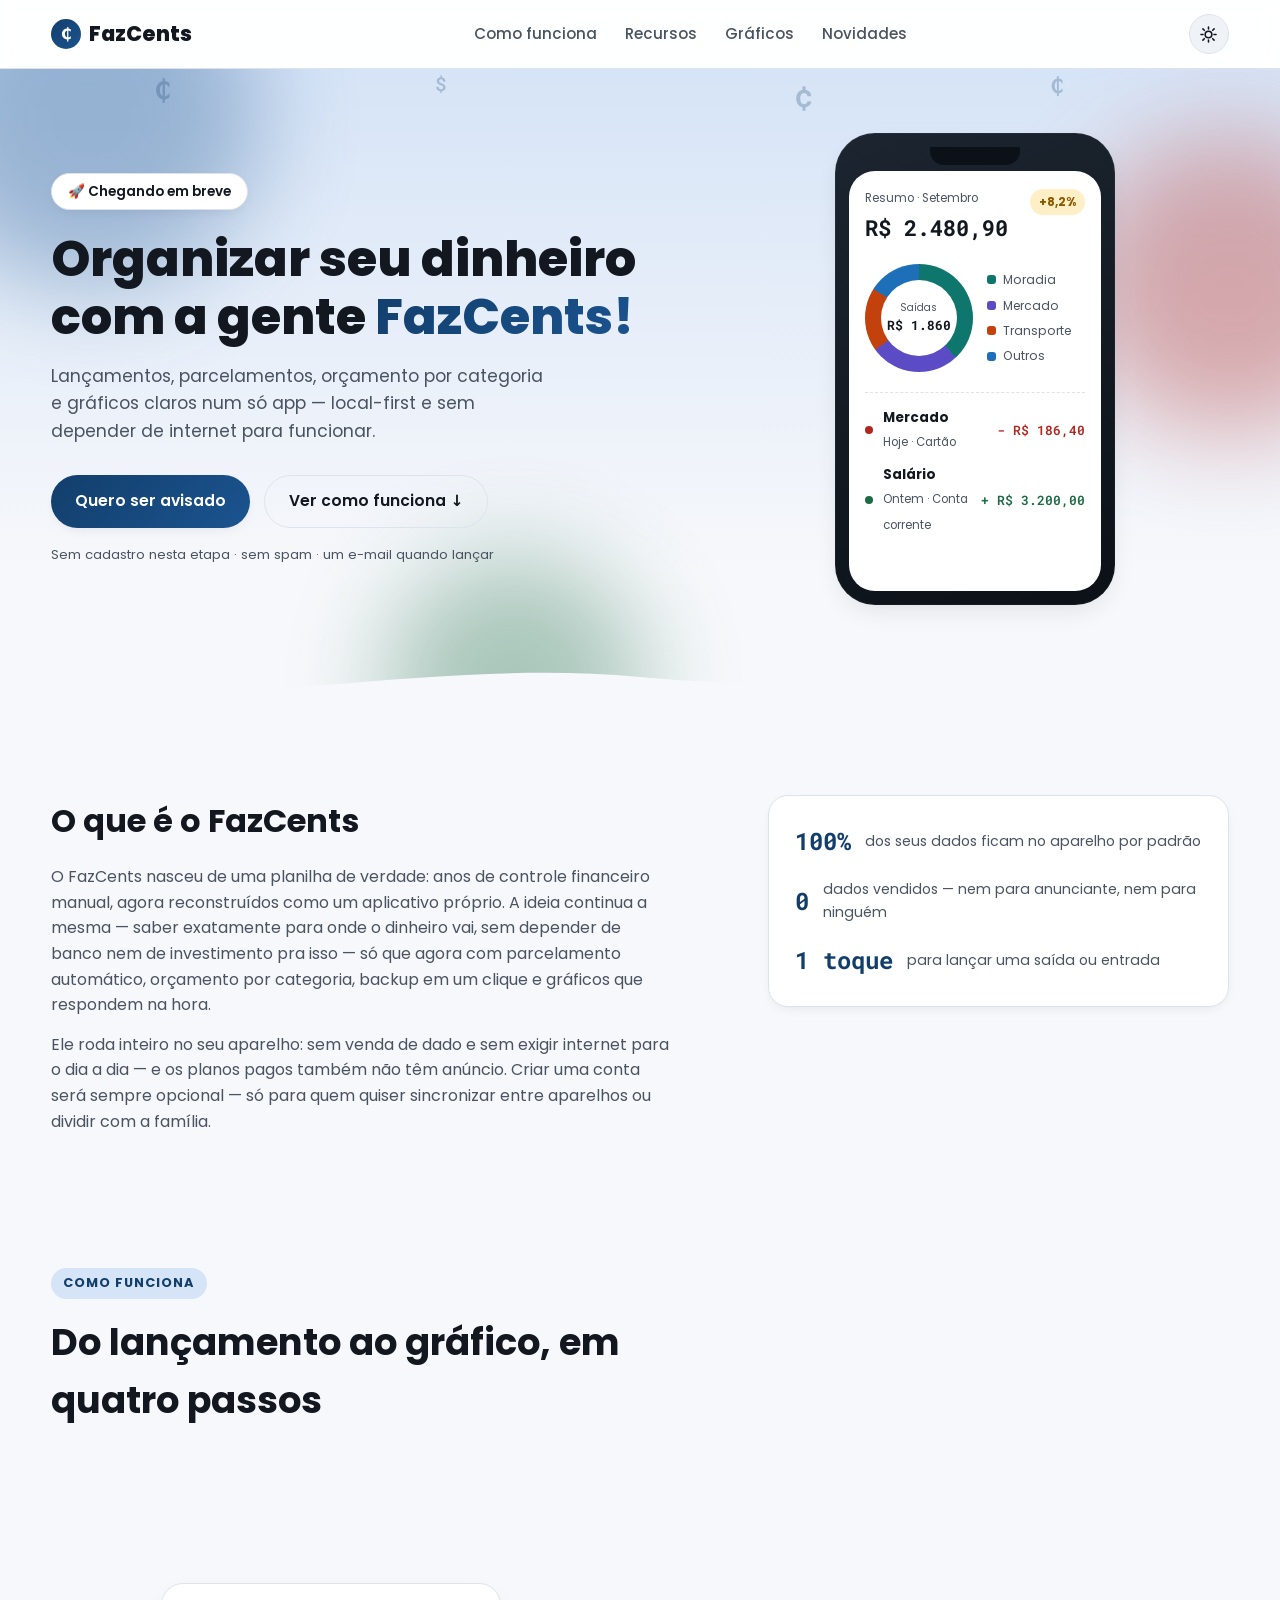
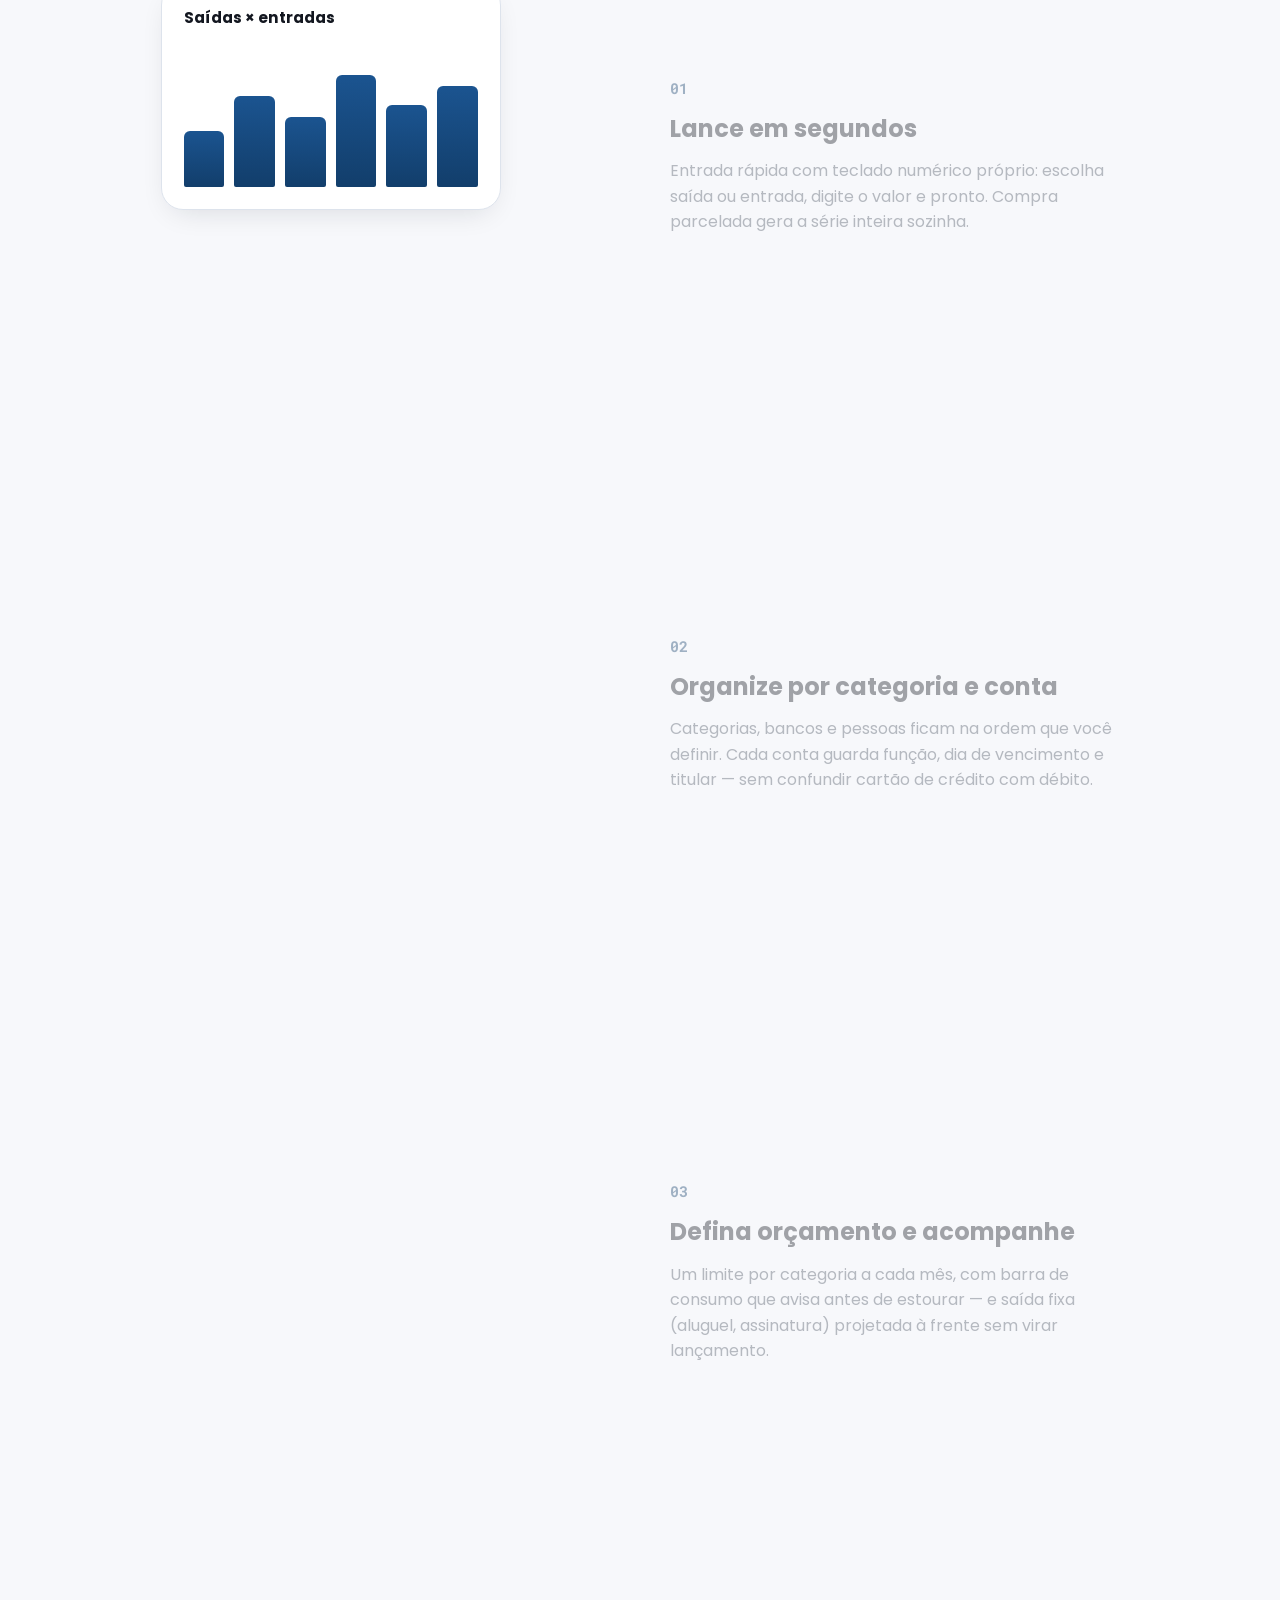
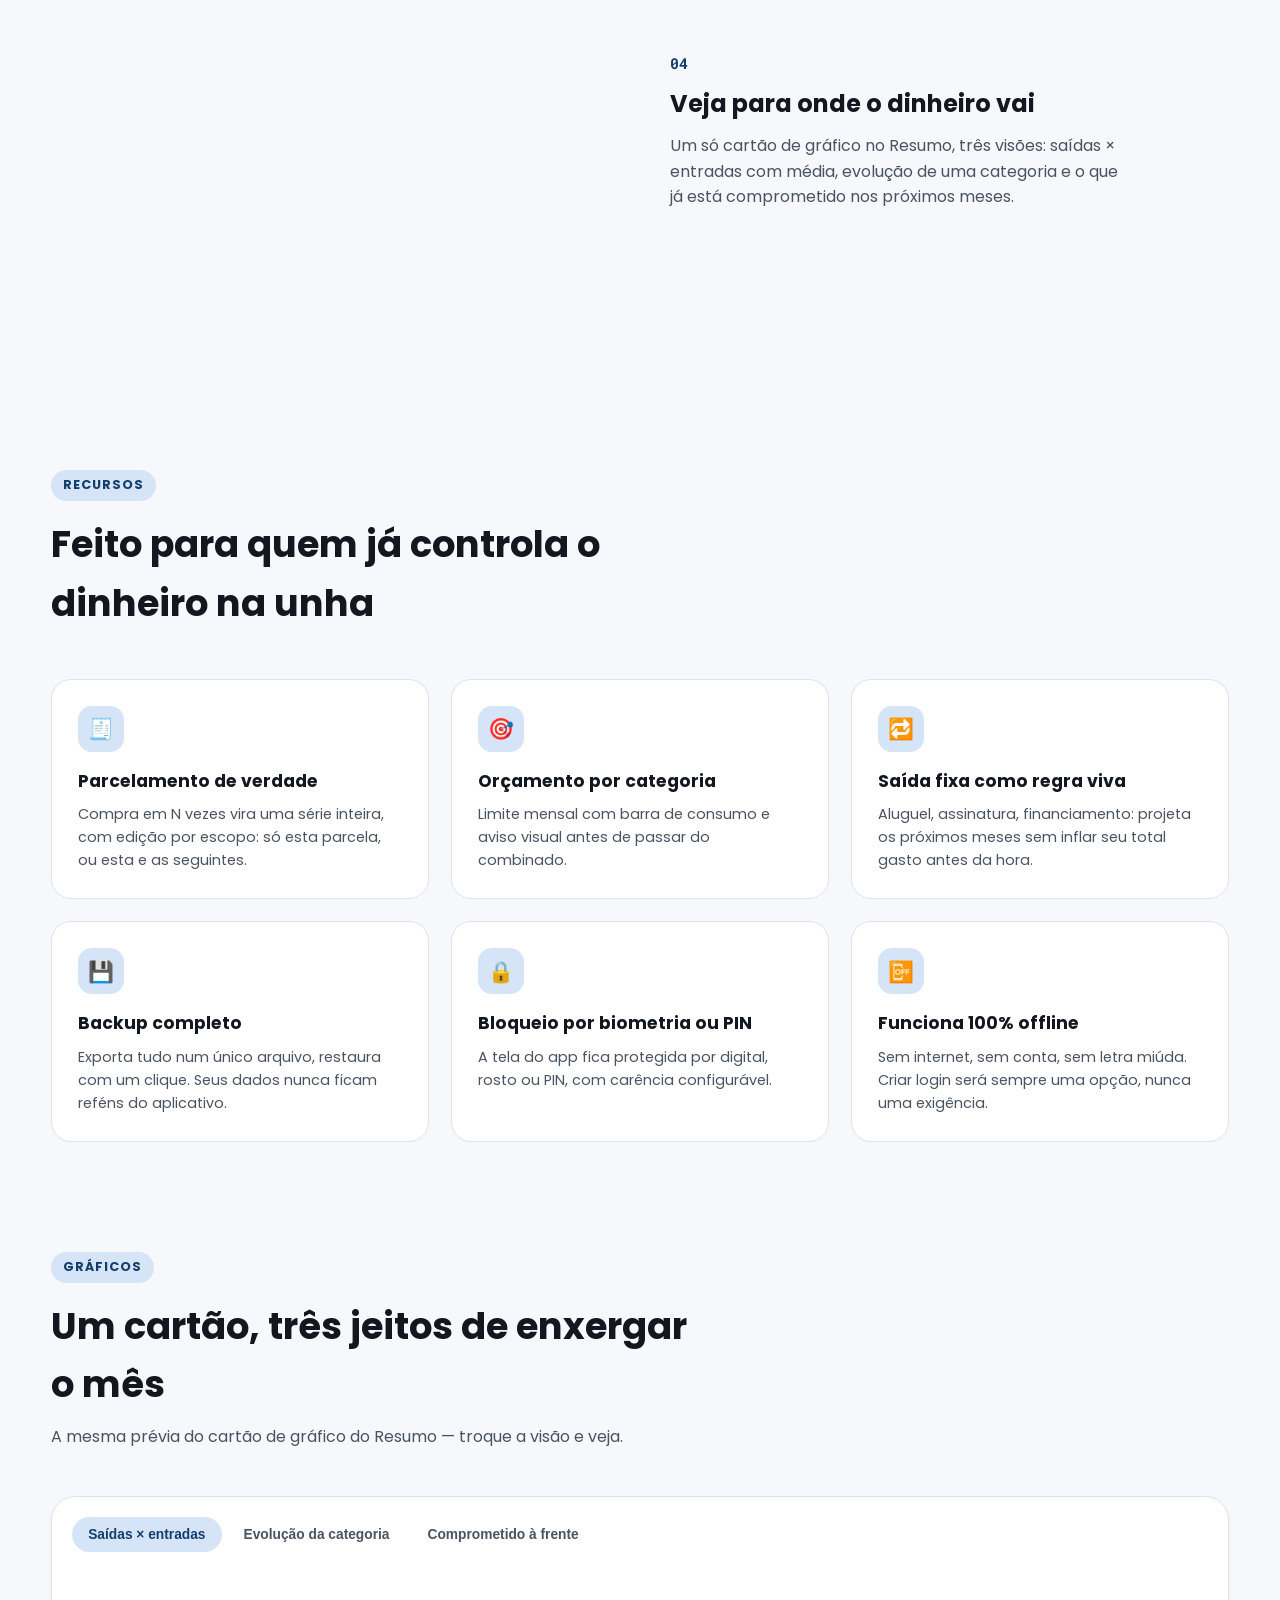
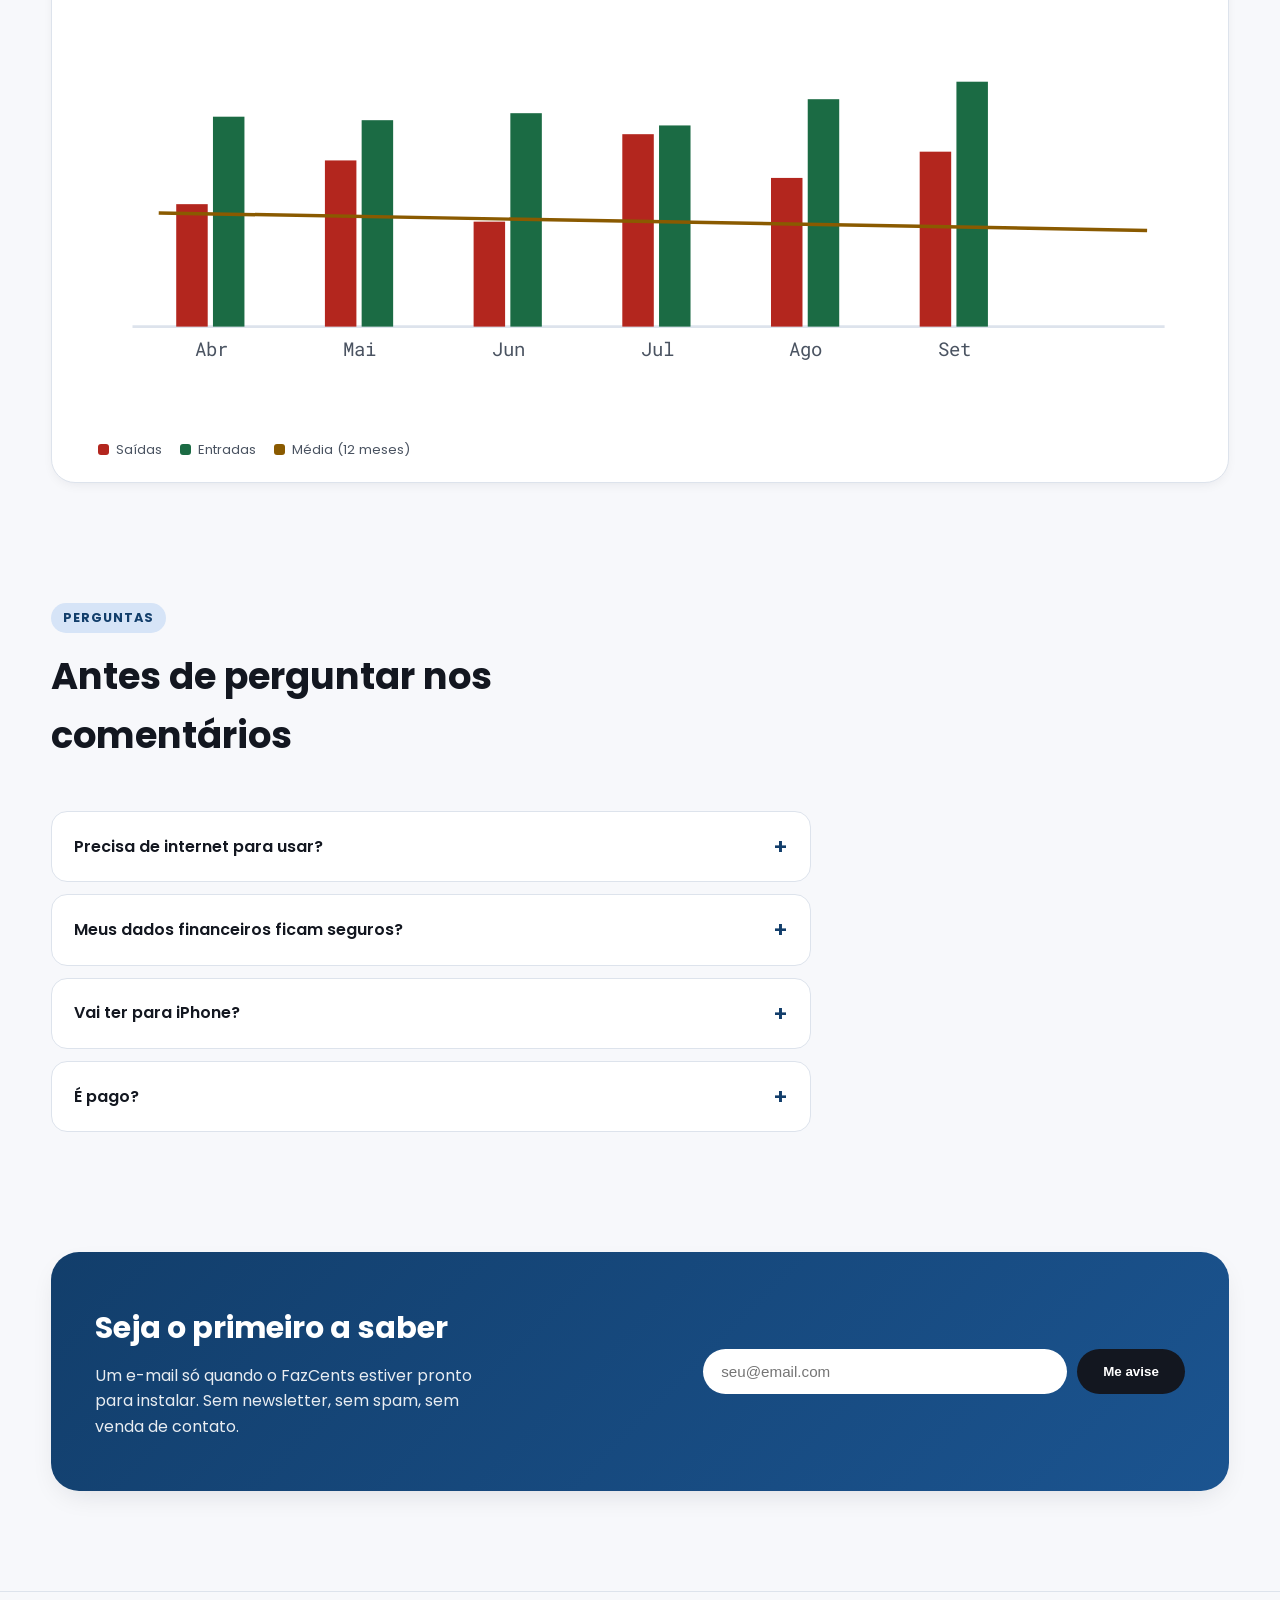
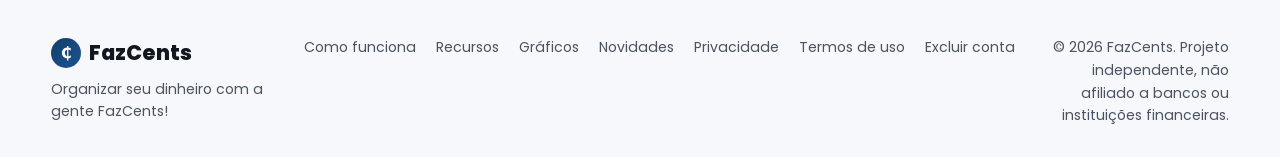
<file: index.html>
<!DOCTYPE html>
<html lang="pt-BR">
<head>
<meta charset="UTF-8">
<meta name="viewport" content="width=device-width, initial-scale=1.0">
<title>FazCents — Organizar seu dinheiro com a gente FazCents!</title>
<meta name="description" content="FazCents: o app de controle financeiro pessoal que junta lançamentos, parcelamentos, orçamento e gráficos num só lugar, sem depender de internet. Em breve.">
<link rel="icon" href="data:image/svg+xml,%3Csvg xmlns='http://www.w3.org/2000/svg' viewBox='0 0 100 100'%3E%3Ctext y='.9em' font-size='90'%3E%F0%9F%AA%99%3C/text%3E%3C/svg%3E">
<link rel="preconnect" href="https://fonts.googleapis.com">
<link rel="preconnect" href="https://fonts.gstatic.com" crossorigin>
<link href="https://fonts.googleapis.com/css2?family=Poppins:wght@300;400;500;600;700;800&family=Roboto+Mono:wght@500;600&display=swap" rel="stylesheet">
<link rel="stylesheet" href="styles.css">
</head>
<body>

<a class="pular-conteudo" href="#inicio">Pular para o conteúdo</a>

<header class="cabecalho" id="topo">
  <div class="container cabecalho-inner">
    <a class="logo" href="#topo" aria-label="FazCents — início">
      <span class="logo-moeda" aria-hidden="true">₵</span>
      <span>FazCents</span>
    </a>

    <nav class="nav" id="nav-principal">
      <a href="#como-funciona">Como funciona</a>
      <a href="#recursos">Recursos</a>
      <a href="#graficos">Gráficos</a>
      <a href="#novidades">Novidades</a>
    </nav>

    <div class="cabecalho-acoes">
      <button class="botao-tema" id="botao-tema" type="button" aria-label="Alternar modo escuro" aria-pressed="false">
        <svg class="icone-sol" viewBox="0 0 24 24" fill="none" stroke="currentColor" stroke-width="2" stroke-linecap="round"><circle cx="12" cy="12" r="4.2"/><path d="M12 2.5v2.6M12 18.9v2.6M4.9 4.9l1.8 1.8M17.3 17.3l1.8 1.8M2.5 12h2.6M18.9 12h2.6M4.9 19.1l1.8-1.8M17.3 6.7l1.8-1.8"/></svg>
        <svg class="icone-lua" viewBox="0 0 24 24" fill="currentColor"><path d="M20.7 14.9A8.5 8.5 0 1 1 9.1 3.3a7 7 0 0 0 11.6 11.6z"/></svg>
      </button>
      <button class="botao-menu" id="botao-menu" type="button" aria-label="Abrir menu" aria-expanded="false" aria-controls="nav-principal">
        <span></span><span></span><span></span>
      </button>
    </div>
  </div>
</header>

<main id="inicio">

  <!-- HERO -->
  <section class="hero">
    <div class="hero-fundo" aria-hidden="true">
      <span class="mancha mancha-1"></span>
      <span class="mancha mancha-2"></span>
      <span class="mancha mancha-3"></span>
      <span class="moeda-flutuante m1">₵</span>
      <span class="moeda-flutuante m2">$</span>
      <span class="moeda-flutuante m3">¢</span>
      <span class="moeda-flutuante m4">₵</span>
    </div>

    <div class="container hero-grid">
      <div class="hero-texto">
        <span class="selo reveal">🚀 Chegando em breve</span>
        <h1 class="reveal" style="transition-delay:.05s">Organizar seu dinheiro<br>com a gente <span class="destaque">FazCents!</span></h1>
        <p class="hero-sub reveal" style="transition-delay:.1s">
          Lançamentos, parcelamentos, orçamento por categoria e gráficos claros num só app —
          local-first e sem depender de internet para funcionar.
        </p>
        <div class="hero-botoes reveal" style="transition-delay:.15s">
          <a href="#novidades" class="botao botao-primario">Quero ser avisado</a>
          <a href="#como-funciona" class="botao botao-fantasma">Ver como funciona ↓</a>
        </div>
        <p class="hero-nota reveal" style="transition-delay:.2s">Sem cadastro nesta etapa · sem spam · um e-mail quando lançar</p>
      </div>

      <div class="hero-visual reveal" style="transition-delay:.1s">
        <div class="telefone">
          <div class="telefone-notch"></div>
          <div class="telefone-tela">
            <div class="tela-cabecalho">
              <div>
                <span class="tela-rotulo">Resumo · Setembro</span>
                <strong class="tela-saldo">R$ 2.480,90</strong>
              </div>
              <span class="tela-pill">+8,2%</span>
            </div>

            <div class="tela-donut-wrap">
              <div class="tela-donut" style="--p1:38; --p2:27; --p3:19; --p4:16;">
                <div class="tela-donut-centro">
                  <span>Saídas</span>
                  <strong>R$ 1.860</strong>
                </div>
              </div>
              <ul class="tela-legenda">
                <li><i style="background:var(--cor-cat-1)"></i>Moradia</li>
                <li><i style="background:var(--cor-cat-2)"></i>Mercado</li>
                <li><i style="background:var(--cor-cat-3)"></i>Transporte</li>
                <li><i style="background:var(--cor-cat-4)"></i>Outros</li>
              </ul>
            </div>

            <div class="tela-linha">
              <div class="tela-item">
                <span class="ponto ponto-saida"></span>
                <div>
                  <strong>Mercado</strong>
                  <small>Hoje · Cartão</small>
                </div>
                <span class="valor-saida">- R$ 186,40</span>
              </div>
              <div class="tela-item">
                <span class="ponto ponto-entrada"></span>
                <div>
                  <strong>Salário</strong>
                  <small>Ontem · Conta corrente</small>
                </div>
                <span class="valor-entrada">+ R$ 3.200,00</span>
              </div>
            </div>
          </div>
        </div>
      </div>
    </div>

    <svg class="hero-onda" viewBox="0 0 1440 90" preserveAspectRatio="none" aria-hidden="true">
      <path d="M0,40 C240,90 480,0 720,30 C960,60 1200,10 1440,45 L1440,90 L0,90 Z"></path>
    </svg>
  </section>

  <!-- SOBRE -->
  <section class="sobre">
    <div class="container sobre-grid">
      <div class="reveal">
        <h2>O que é o FazCents</h2>
        <p>
          O FazCents nasceu de uma planilha de verdade: anos de controle financeiro manual,
          agora reconstruídos como um aplicativo próprio. A ideia continua a mesma — saber
          exatamente para onde o dinheiro vai, sem depender de banco nem de investimento pra isso —
          só que agora com parcelamento automático, orçamento por categoria, backup em um clique
          e gráficos que respondem na hora.
        </p>
        <p>
          Ele roda inteiro no seu aparelho: sem venda de dado e sem exigir internet para o dia a
          dia — e os planos pagos também não têm anúncio. Criar uma conta será sempre opcional — só para quem quiser sincronizar
          entre aparelhos ou dividir com a família.
        </p>
      </div>
      <ul class="sobre-destaques reveal" style="transition-delay:.1s">
        <li><strong>100%</strong><span>dos seus dados ficam no aparelho por padrão</span></li>
        <li><strong>0</strong><span>dados vendidos — nem para anunciante, nem para ninguém</span></li>
        <li><strong>1 toque</strong><span>para lançar uma saída ou entrada</span></li>
      </ul>
    </div>
  </section>

  <!-- COMO FUNCIONA -->
  <section class="como-funciona" id="como-funciona">
    <div class="container">
      <div class="secao-titulo reveal">
        <span class="rotulo-secao">Como funciona</span>
        <h2>Do lançamento ao gráfico, em quatro passos</h2>
      </div>
    </div>

    <div class="container como-scroller">
      <div class="como-visual" aria-hidden="true">
        <div class="como-ilustracao" data-passo="1">
          <div class="mock-card mock-teclado">
            <div class="mock-linha-topo">
              <span class="mock-chip mock-chip-saida ativo">Saída</span>
              <span class="mock-chip">Entrada</span>
            </div>
            <strong class="mock-valor-grande">R$ 47,90</strong>
            <div class="mock-teclas">
              <span>1</span><span>2</span><span>3</span>
              <span>4</span><span>5</span><span>6</span>
              <span>7</span><span>8</span><span>9</span>
              <span>,</span><span>0</span><span>⌫</span>
            </div>
          </div>
        </div>

        <div class="como-ilustracao" data-passo="2">
          <div class="mock-card">
            <span class="mock-titulo">Cadastros</span>
            <ul class="mock-lista-cadastro">
              <li><i style="background:var(--cor-cat-1)"></i>Moradia <small>débito</small></li>
              <li><i style="background:var(--cor-cat-2)"></i>Mercado <small>crédito · vence dia 10</small></li>
              <li><i style="background:var(--cor-cat-3)"></i>Transporte <small>débito</small></li>
              <li><i style="background:var(--cor-cat-5)"></i>Assinaturas <small>crédito · vence dia 5</small></li>
            </ul>
          </div>
        </div>

        <div class="como-ilustracao" data-passo="3">
          <div class="mock-card">
            <span class="mock-titulo">Orçamento do mês</span>
            <div class="mock-orcamento">
              <div class="mock-orcamento-linha">
                <span>Mercado</span><span>R$ 620 / 800</span>
                <div class="mock-barra"><i style="width:78%;background:var(--cor-cat-2)"></i></div>
              </div>
              <div class="mock-orcamento-linha">
                <span>Transporte</span><span>R$ 310 / 400</span>
                <div class="mock-barra"><i style="width:77%;background:var(--cor-cat-3)"></i></div>
              </div>
              <div class="mock-orcamento-linha estourado">
                <span>Lazer</span><span>R$ 260 / 200</span>
                <div class="mock-barra"><i style="width:100%;background:var(--cor-saida)"></i></div>
              </div>
            </div>
          </div>
        </div>

        <div class="como-ilustracao" data-passo="4">
          <div class="mock-card">
            <span class="mock-titulo">Saídas × entradas</span>
            <div class="mock-mini-grafico">
              <i style="--h:40%"></i><i style="--h:65%"></i><i style="--h:50%"></i>
              <i style="--h:80%"></i><i style="--h:58%"></i><i style="--h:72%"></i>
            </div>
          </div>
        </div>
      </div>

      <div class="como-passos">
        <article class="como-passo" data-passo="1">
          <span class="como-passo-numero">01</span>
          <div class="como-passo-icone-mobile">⚡</div>
          <h3>Lance em segundos</h3>
          <p>Entrada rápida com teclado numérico próprio: escolha saída ou entrada, digite o
            valor e pronto. Compra parcelada gera a série inteira sozinha.</p>
        </article>

        <article class="como-passo" data-passo="2">
          <span class="como-passo-numero">02</span>
          <div class="como-passo-icone-mobile">🗂️</div>
          <h3>Organize por categoria e conta</h3>
          <p>Categorias, bancos e pessoas ficam na ordem que você definir. Cada conta guarda
            função, dia de vencimento e titular — sem confundir cartão de crédito com débito.</p>
        </article>

        <article class="como-passo" data-passo="3">
          <span class="como-passo-numero">03</span>
          <div class="como-passo-icone-mobile">🎯</div>
          <h3>Defina orçamento e acompanhe</h3>
          <p>Um limite por categoria a cada mês, com barra de consumo que avisa antes de
            estourar — e saída fixa (aluguel, assinatura) projetada à frente sem virar lançamento.</p>
        </article>

        <article class="como-passo" data-passo="4">
          <span class="como-passo-numero">04</span>
          <div class="como-passo-icone-mobile">📊</div>
          <h3>Veja para onde o dinheiro vai</h3>
          <p>Um só cartão de gráfico no Resumo, três visões: saídas × entradas com média,
            evolução de uma categoria e o que já está comprometido nos próximos meses.</p>
        </article>
      </div>
    </div>
  </section>

  <!-- RECURSOS -->
  <section class="recursos" id="recursos">
    <div class="container">
      <div class="secao-titulo reveal">
        <span class="rotulo-secao">Recursos</span>
        <h2>Feito para quem já controla o dinheiro na unha</h2>
      </div>

      <div class="grade-recursos">
        <div class="cartao-recurso reveal">
          <div class="icone-recurso">🧾</div>
          <h3>Parcelamento de verdade</h3>
          <p>Compra em N vezes vira uma série inteira, com edição por escopo: só esta parcela,
            ou esta e as seguintes.</p>
        </div>
        <div class="cartao-recurso reveal" style="transition-delay:.05s">
          <div class="icone-recurso">🎯</div>
          <h3>Orçamento por categoria</h3>
          <p>Limite mensal com barra de consumo e aviso visual antes de passar do combinado.</p>
        </div>
        <div class="cartao-recurso reveal" style="transition-delay:.1s">
          <div class="icone-recurso">🔁</div>
          <h3>Saída fixa como regra viva</h3>
          <p>Aluguel, assinatura, financiamento: projeta os próximos meses sem inflar seu total
            gasto antes da hora.</p>
        </div>
        <div class="cartao-recurso reveal" style="transition-delay:.15s">
          <div class="icone-recurso">💾</div>
          <h3>Backup completo</h3>
          <p>Exporta tudo num único arquivo, restaura com um clique. Seus dados nunca ficam
            reféns do aplicativo.</p>
        </div>
        <div class="cartao-recurso reveal" style="transition-delay:.2s">
          <div class="icone-recurso">🔒</div>
          <h3>Bloqueio por biometria ou PIN</h3>
          <p>A tela do app fica protegida por digital, rosto ou PIN, com carência configurável.</p>
        </div>
        <div class="cartao-recurso reveal" style="transition-delay:.25s">
          <div class="icone-recurso">📴</div>
          <h3>Funciona 100% offline</h3>
          <p>Sem internet, sem conta, sem letra miúda. Criar login será sempre uma opção, nunca
            uma exigência.</p>
        </div>
      </div>
    </div>
  </section>

  <!-- GRÁFICOS -->
  <section class="graficos" id="graficos">
    <div class="container">
      <div class="secao-titulo reveal">
        <span class="rotulo-secao">Gráficos</span>
        <h2>Um cartão, três jeitos de enxergar o mês</h2>
        <p class="secao-sub">A mesma prévia do cartão de gráfico do Resumo — troque a visão e veja.</p>
      </div>

      <div class="grafico-caixa reveal">
        <div class="grafico-abas" role="tablist">
          <button class="grafico-aba ativo" data-alvo="0" role="tab" aria-selected="true">Saídas × entradas</button>
          <button class="grafico-aba" data-alvo="1" role="tab" aria-selected="false">Evolução da categoria</button>
          <button class="grafico-aba" data-alvo="2" role="tab" aria-selected="false">Comprometido à frente</button>
        </div>

        <div class="grafico-paineis">

          <!-- Painel 1: saídas x entradas -->
          <div class="grafico-painel ativo" data-painel="0">
            <svg viewBox="0 0 640 260" class="svg-grafico" preserveAspectRatio="xMidYMid meet">
              <line x1="30" y1="205" x2="620" y2="205" class="eixo"></line>
              <g class="barras-mes">
                <!-- cada mês: saída (vermelho) + entrada (verde) -->
                <rect class="barra barra-saida" x="55"  y="205" width="18" height="0" data-h="70"></rect>
                <rect class="barra barra-entrada" x="76" y="205" width="18" height="0" data-h="120"></rect>

                <rect class="barra barra-saida" x="140" y="205" width="18" height="0" data-h="95"></rect>
                <rect class="barra barra-entrada" x="161" y="205" width="18" height="0" data-h="118"></rect>

                <rect class="barra barra-saida" x="225" y="205" width="18" height="0" data-h="60"></rect>
                <rect class="barra barra-entrada" x="246" y="205" width="18" height="0" data-h="122"></rect>

                <rect class="barra barra-saida" x="310" y="205" width="18" height="0" data-h="110"></rect>
                <rect class="barra barra-entrada" x="331" y="205" width="18" height="0" data-h="115"></rect>

                <rect class="barra barra-saida" x="395" y="205" width="18" height="0" data-h="85"></rect>
                <rect class="barra barra-entrada" x="416" y="205" width="18" height="0" data-h="130"></rect>

                <rect class="barra barra-saida" x="480" y="205" width="18" height="0" data-h="100"></rect>
                <rect class="barra barra-entrada" x="501" y="205" width="18" height="0" data-h="140"></rect>
              </g>
              <line x1="45" y1="140" x2="610" y2="150" class="linha-media" pathLength="100"></line>
              <g class="rotulos-mes">
                <text x="75" y="222">Abr</text>
                <text x="160" y="222">Mai</text>
                <text x="245" y="222">Jun</text>
                <text x="330" y="222">Jul</text>
                <text x="415" y="222">Ago</text>
                <text x="500" y="222">Set</text>
              </g>
            </svg>
            <div class="grafico-legenda">
              <span><i class="pt pt-saida"></i>Saídas</span>
              <span><i class="pt pt-entrada"></i>Entradas</span>
              <span><i class="pt pt-media"></i>Média (12 meses)</span>
            </div>
          </div>

          <!-- Painel 2: evolução da categoria -->
          <div class="grafico-painel" data-painel="1">
            <svg viewBox="0 0 640 260" class="svg-grafico" preserveAspectRatio="xMidYMid meet">
              <line x1="30" y1="205" x2="620" y2="205" class="eixo"></line>
              <path class="area-categoria"
                d="M55,150 L145,120 L235,160 L325,95 L415,110 L505,70 L590,90 L590,205 L55,205 Z"
                pathLength="100"></path>
              <path class="linha-categoria"
                d="M55,150 L145,120 L235,160 L325,95 L415,110 L505,70 L590,90"
                pathLength="100"></path>
              <g class="pontos-categoria">
                <circle cx="55" cy="150" r="4"></circle>
                <circle cx="145" cy="120" r="4"></circle>
                <circle cx="235" cy="160" r="4"></circle>
                <circle cx="325" cy="95" r="4"></circle>
                <circle cx="415" cy="110" r="4"></circle>
                <circle cx="505" cy="70" r="4"></circle>
                <circle cx="590" cy="90" r="4"></circle>
              </g>
              <g class="rotulos-mes">
                <text x="55" y="222">Abr</text>
                <text x="145" y="222">Mai</text>
                <text x="235" y="222">Jun</text>
                <text x="325" y="222">Jul</text>
                <text x="415" y="222">Ago</text>
                <text x="505" y="222">Set</text>
              </g>
            </svg>
            <div class="grafico-legenda">
              <span><i class="pt pt-categoria"></i>Mercado</span>
              <span class="grafico-legenda-nota">Teto de 12 meses, sempre a mesma base de comparação</span>
            </div>
          </div>

          <!-- Painel 3: comprometido à frente -->
          <div class="grafico-painel" data-painel="2">
            <svg viewBox="0 0 640 260" class="svg-grafico" preserveAspectRatio="xMidYMid meet">
              <line x1="30" y1="205" x2="620" y2="205" class="eixo"></line>
              <g class="barras-frente">
                <rect class="barra barra-realizado" x="60"  y="205" width="34" height="0" data-h="90"></rect>
                <rect class="barra barra-realizado" x="150" y="205" width="34" height="0" data-h="70"></rect>
                <rect class="barra barra-previsto"  x="240" y="205" width="34" height="0" data-h="110"></rect>
                <rect class="barra barra-previsto"  x="330" y="205" width="34" height="0" data-h="95"></rect>
                <rect class="barra barra-previsto"  x="420" y="205" width="34" height="0" data-h="100"></rect>
                <rect class="barra barra-previsto"  x="510" y="205" width="34" height="0" data-h="105"></rect>
              </g>
              <g class="rotulos-mes">
                <text x="77"  y="222">Set</text>
                <text x="167" y="222">Out</text>
                <text x="257" y="222">Nov</text>
                <text x="347" y="222">Dez</text>
                <text x="437" y="222">Jan</text>
                <text x="527" y="222">Fev</text>
              </g>
            </svg>
            <div class="grafico-legenda">
              <span><i class="pt pt-realizado"></i>Já lançado</span>
              <span><i class="pt pt-previsto"></i>Previsto (saída fixa)</span>
              <span class="grafico-legenda-nota">Sempre 6 meses à frente, fora do total do mês</span>
            </div>
          </div>

        </div>
      </div>
    </div>
  </section>

  <!-- FAQ -->
  <section class="faq">
    <div class="container">
      <div class="secao-titulo reveal">
        <span class="rotulo-secao">Perguntas</span>
        <h2>Antes de perguntar nos comentários</h2>
      </div>
      <div class="lista-faq">
        <details class="item-faq reveal">
          <summary>Precisa de internet para usar?</summary>
          <p>Não. O FazCents funciona inteiro offline — lançamentos, orçamento, gráficos e
            backup não dependem de rede. Criar conta será opcional, só para quem quiser
            sincronizar entre aparelhos.</p>
        </details>
        <details class="item-faq reveal">
          <summary>Meus dados financeiros ficam seguros?</summary>
          <p>Por padrão, tudo fica só no seu aparelho, sem sair dele. O acesso ao app pode ser
            travado por biometria ou PIN. Vamos deixar isso bem claro dentro do app, sem
            prometer mais proteção do que realmente existe em cada etapa.</p>
        </details>
        <details class="item-faq reveal">
          <summary>Vai ter para iPhone?</summary>
          <p>O desenvolvimento começou focado em Android. Outras plataformas podem entrar
            depois, dependendo de como for a fase inicial.</p>
        </details>
        <details class="item-faq reveal">
          <summary>É pago?</summary>
          <p>Ainda não temos nada definido sobre preço. Quem se inscrever abaixo é avisado
            primeiro, com essa informação incluída.</p>
        </details>
      </div>
    </div>
  </section>

  <!-- NEWSLETTER -->
  <section class="novidades" id="novidades">
    <div class="container novidades-caixa reveal">
      <div class="novidades-texto">
        <h2>Seja o primeiro a saber</h2>
        <p>Um e-mail só quando o FazCents estiver pronto para instalar. Sem newsletter, sem
          spam, sem venda de contato.</p>
      </div>
      <form id="form-aviso" class="form-aviso" novalidate>
        <label for="email" class="rotulo-oculto">Seu e-mail</label>
        <input type="email" id="email" name="email" placeholder="seu@email.com" required autocomplete="email">
        <button type="submit">
          <span class="rotulo-botao">Me avise</span>
          <span class="rotulo-carregando" hidden>Enviando…</span>
        </button>
      </form>
      <p id="mensagem-form" class="mensagem-form" role="status" hidden></p>
    </div>
  </section>

</main>

<footer class="rodape">
  <div class="container rodape-grid">
    <div>
      <a class="logo logo-rodape" href="#topo">
        <span class="logo-moeda" aria-hidden="true">₵</span>
        <span>FazCents</span>
      </a>
      <p>Organizar seu dinheiro com a gente FazCents!</p>
    </div>
    <nav class="rodape-links">
      <a href="#como-funciona">Como funciona</a>
      <a href="#recursos">Recursos</a>
      <a href="#graficos">Gráficos</a>
      <a href="#novidades">Novidades</a>
      <a href="privacidade.html">Privacidade</a>
      <a href="termos.html">Termos de uso</a>
      <a href="excluir-conta.html">Excluir conta</a>
    </nav>
    <p class="rodape-copy">
      &copy; <span id="ano"></span> FazCents. Projeto independente, não afiliado a bancos ou
      instituições financeiras.
    </p>
  </div>
</footer>

<script src="script.js"></script>
</body>
</html>
</file>
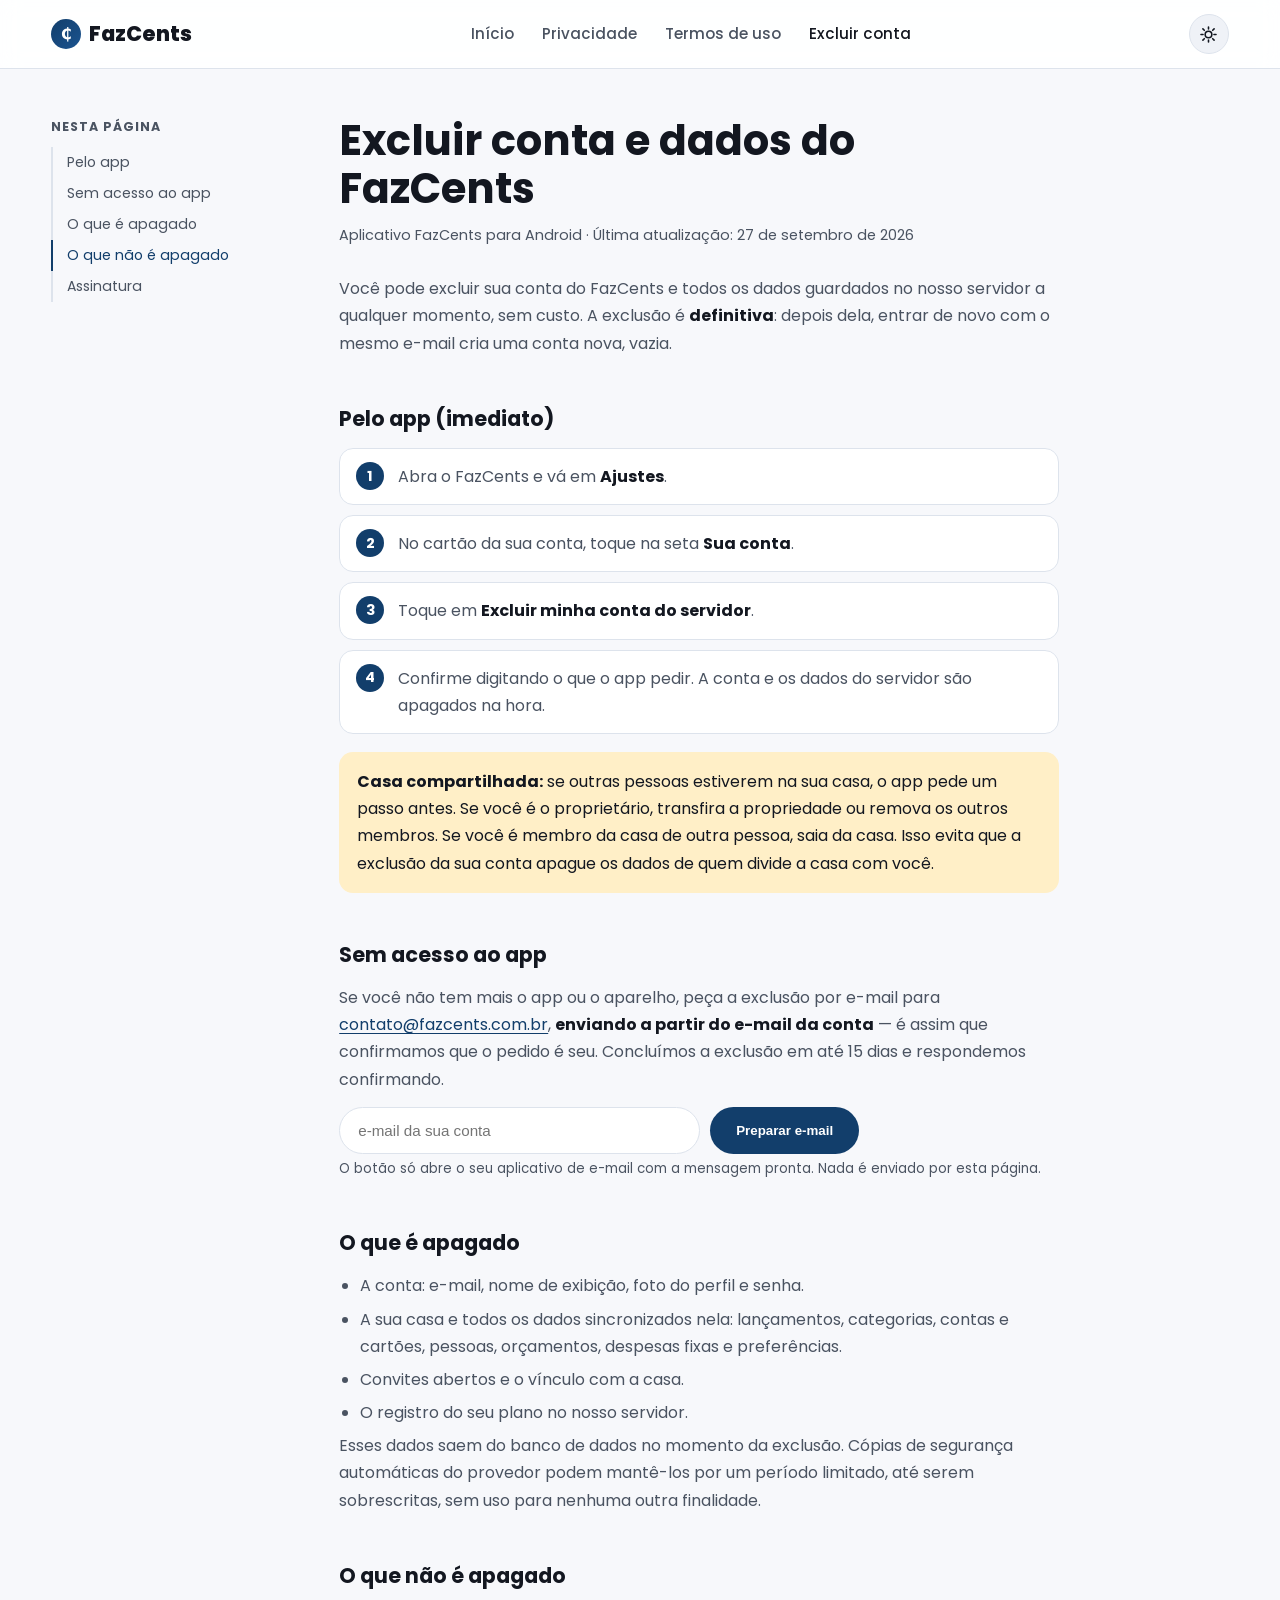
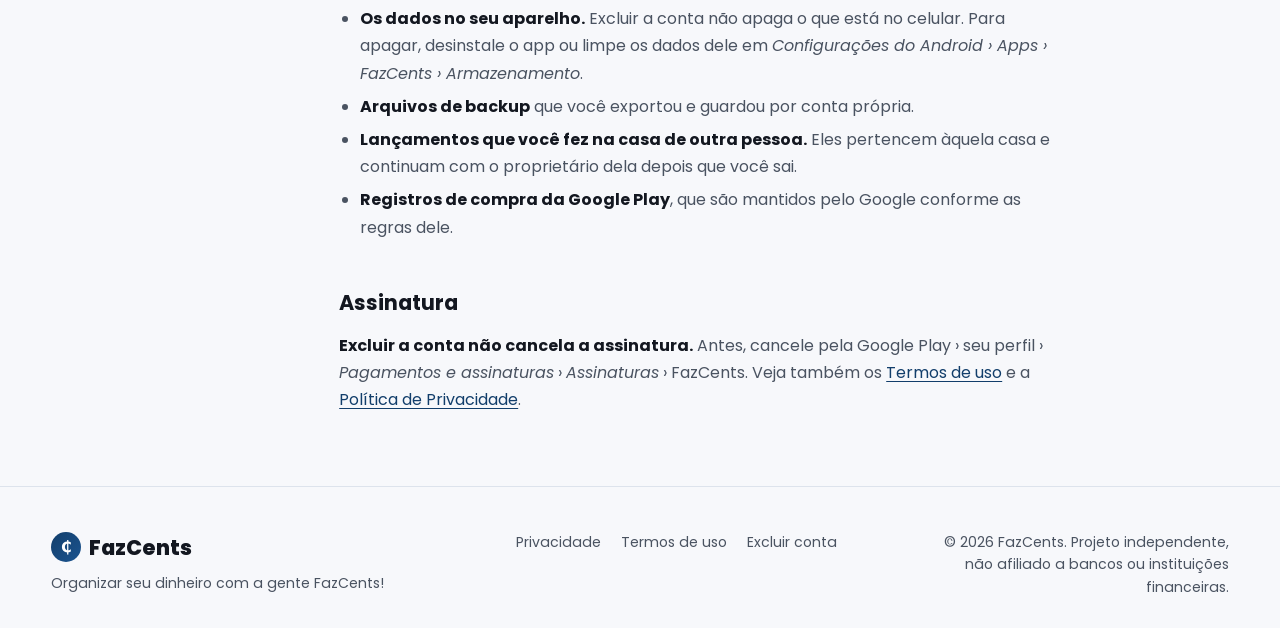
<file: excluir-conta.html>
<!DOCTYPE html>
<html lang="pt-BR">
<head>
<meta charset="UTF-8">
<meta name="viewport" content="width=device-width, initial-scale=1.0">
<title>Excluir conta — FazCents</title>
<meta name="description" content="Como excluir sua conta do aplicativo FazCents e os dados guardados no servidor, pelo app ou por e-mail, e o que acontece com cada dado.">
<link rel="icon" href="data:image/svg+xml,%3Csvg xmlns='http://www.w3.org/2000/svg' viewBox='0 0 100 100'%3E%3Ctext y='.9em' font-size='90'%3E%F0%9F%AA%99%3C/text%3E%3C/svg%3E">
<link rel="preconnect" href="https://fonts.googleapis.com">
<link rel="preconnect" href="https://fonts.gstatic.com" crossorigin>
<link href="https://fonts.googleapis.com/css2?family=Poppins:wght@300;400;500;600;700;800&family=Roboto+Mono:wght@500;600&display=swap" rel="stylesheet">
<link rel="stylesheet" href="styles.css">
<link rel="stylesheet" href="legal.css">
</head>
<body>

<a class="pular-conteudo" href="#conteudo">Pular para o conteúdo</a>

<header class="cabecalho" id="topo">
  <div class="container cabecalho-inner">
    <a class="logo" href="./" aria-label="FazCents — página inicial">
      <span class="logo-moeda" aria-hidden="true">₵</span>
      <span>FazCents</span>
    </a>

    <nav class="nav" id="nav-principal">
      <a href="./">Início</a>
      <a href="privacidade.html">Privacidade</a>
      <a href="termos.html">Termos de uso</a>
      <a href="excluir-conta.html" aria-current="page">Excluir conta</a>
    </nav>

    <div class="cabecalho-acoes">
      <button class="botao-tema" id="botao-tema" type="button" aria-label="Alternar modo escuro" aria-pressed="false">
        <svg class="icone-sol" viewBox="0 0 24 24" fill="none" stroke="currentColor" stroke-width="2" stroke-linecap="round"><circle cx="12" cy="12" r="4.2"/><path d="M12 2.5v2.6M12 18.9v2.6M4.9 4.9l1.8 1.8M17.3 17.3l1.8 1.8M2.5 12h2.6M18.9 12h2.6M4.9 19.1l1.8-1.8M17.3 6.7l1.8-1.8"/></svg>
        <svg class="icone-lua" viewBox="0 0 24 24" fill="currentColor"><path d="M20.7 14.9A8.5 8.5 0 1 1 9.1 3.3a7 7 0 0 0 11.6 11.6z"/></svg>
      </button>
      <button class="botao-menu" id="botao-menu" type="button" aria-label="Abrir menu" aria-expanded="false" aria-controls="nav-principal">
        <span></span><span></span><span></span>
      </button>
    </div>
  </div>
</header>

<main id="conteudo" class="documento">
  <div class="container documento-grid">

    <aside class="documento-indice" aria-label="Nesta página">
      <strong>Nesta página</strong>
      <ol>
        <li><a href="#pelo-app">Pelo app</a></li>
        <li><a href="#por-email">Sem acesso ao app</a></li>
        <li><a href="#o-que-e-apagado">O que é apagado</a></li>
        <li><a href="#o-que-fica">O que não é apagado</a></li>
        <li><a href="#assinatura">Assinatura</a></li>
      </ol>
    </aside>

    <article class="documento-corpo">
      <h1>Excluir conta e dados do FazCents</h1>
      <p class="documento-data">Aplicativo FazCents para Android · Última atualização: 27 de setembro de 2026</p>

      <p>
        Você pode excluir sua conta do FazCents e todos os dados guardados no nosso servidor a qualquer
        momento, sem custo. A exclusão é <strong>definitiva</strong>: depois dela, entrar de novo com o
        mesmo e-mail cria uma conta nova, vazia.
      </p>

      <h2 id="pelo-app">Pelo app (imediato)</h2>
      <ol class="passos">
        <li>Abra o FazCents e vá em <strong>Ajustes</strong>.</li>
        <li>No cartão da sua conta, toque na seta <strong>Sua conta</strong>.</li>
        <li>Toque em <strong>Excluir minha conta do servidor</strong>.</li>
        <li>Confirme digitando o que o app pedir. A conta e os dados do servidor são apagados na hora.</li>
      </ol>
      <div class="documento-aviso">
        <p>
          <strong>Casa compartilhada:</strong> se outras pessoas estiverem na sua casa, o app pede um
          passo antes. Se você é o proprietário, transfira a propriedade ou remova os outros membros. Se
          você é membro da casa de outra pessoa, saia da casa. Isso evita que a exclusão da sua conta
          apague os dados de quem divide a casa com você.
        </p>
      </div>

      <h2 id="por-email">Sem acesso ao app</h2>
      <p>
        Se você não tem mais o app ou o aparelho, peça a exclusão por e-mail para
        <a href="mailto:contato@fazcents.com.br">contato@fazcents.com.br</a>,
        <strong>enviando a partir do e-mail da conta</strong> — é assim que confirmamos que o pedido é seu.
        Concluímos a exclusão em até 15 dias e respondemos confirmando.
      </p>

      <form id="form-exclusao" class="form-aviso" novalidate>
        <label for="email-conta" class="rotulo-oculto">E-mail da conta</label>
        <input type="email" id="email-conta" name="email" placeholder="e-mail da sua conta" required autocomplete="email">
        <button type="submit"><span class="rotulo-botao">Preparar e-mail</span></button>
      </form>
      <p id="mensagem-exclusao" class="mensagem-form" role="status" hidden></p>
      <p><small>
        O botão só abre o seu aplicativo de e-mail com a mensagem pronta. Nada é enviado por esta página.
      </small></p>

      <h2 id="o-que-e-apagado">O que é apagado</h2>
      <ul>
        <li>A conta: e-mail, nome de exibição, foto do perfil e senha.</li>
        <li>A sua casa e todos os dados sincronizados nela: lançamentos, categorias, contas e cartões, pessoas, orçamentos, despesas fixas e preferências.</li>
        <li>Convites abertos e o vínculo com a casa.</li>
        <li>O registro do seu plano no nosso servidor.</li>
      </ul>
      <p>
        Esses dados saem do banco de dados no momento da exclusão. Cópias de segurança automáticas do
        provedor podem mantê-los por um período limitado, até serem sobrescritas, sem uso para nenhuma
        outra finalidade.
      </p>

      <h2 id="o-que-fica">O que não é apagado</h2>
      <ul>
        <li>
          <strong>Os dados no seu aparelho.</strong> Excluir a conta não apaga o que está no celular. Para
          apagar, desinstale o app ou limpe os dados dele em <em>Configurações do Android › Apps ›
          FazCents › Armazenamento</em>.
        </li>
        <li>
          <strong>Arquivos de backup</strong> que você exportou e guardou por conta própria.
        </li>
        <li>
          <strong>Lançamentos que você fez na casa de outra pessoa.</strong> Eles pertencem àquela casa e
          continuam com o proprietário dela depois que você sai.
        </li>
        <li>
          <strong>Registros de compra da Google Play</strong>, que são mantidos pelo Google conforme as
          regras dele.
        </li>
      </ul>

      <h2 id="assinatura">Assinatura</h2>
      <p>
        <strong>Excluir a conta não cancela a assinatura.</strong> Antes, cancele pela Google Play ›
        seu perfil › <em>Pagamentos e assinaturas</em> › <em>Assinaturas</em> › FazCents. Veja também os
        <a href="termos.html#assinaturas">Termos de uso</a> e a
        <a href="privacidade.html">Política de Privacidade</a>.
      </p>
    </article>

  </div>
</main>

<footer class="rodape">
  <div class="container rodape-grid">
    <div>
      <a class="logo logo-rodape" href="./">
        <span class="logo-moeda" aria-hidden="true">₵</span>
        <span>FazCents</span>
      </a>
      <p>Organizar seu dinheiro com a gente FazCents!</p>
    </div>
    <nav class="rodape-links" aria-label="Documentos">
      <a href="privacidade.html">Privacidade</a>
      <a href="termos.html">Termos de uso</a>
      <a href="excluir-conta.html">Excluir conta</a>
    </nav>
    <p class="rodape-copy">
      &copy; <span id="ano"></span> FazCents. Projeto independente, não afiliado a bancos ou
      instituições financeiras.
    </p>
  </div>
</footer>

<script src="script.js"></script>
<script src="legal.js"></script>
</body>
</html>
</file>
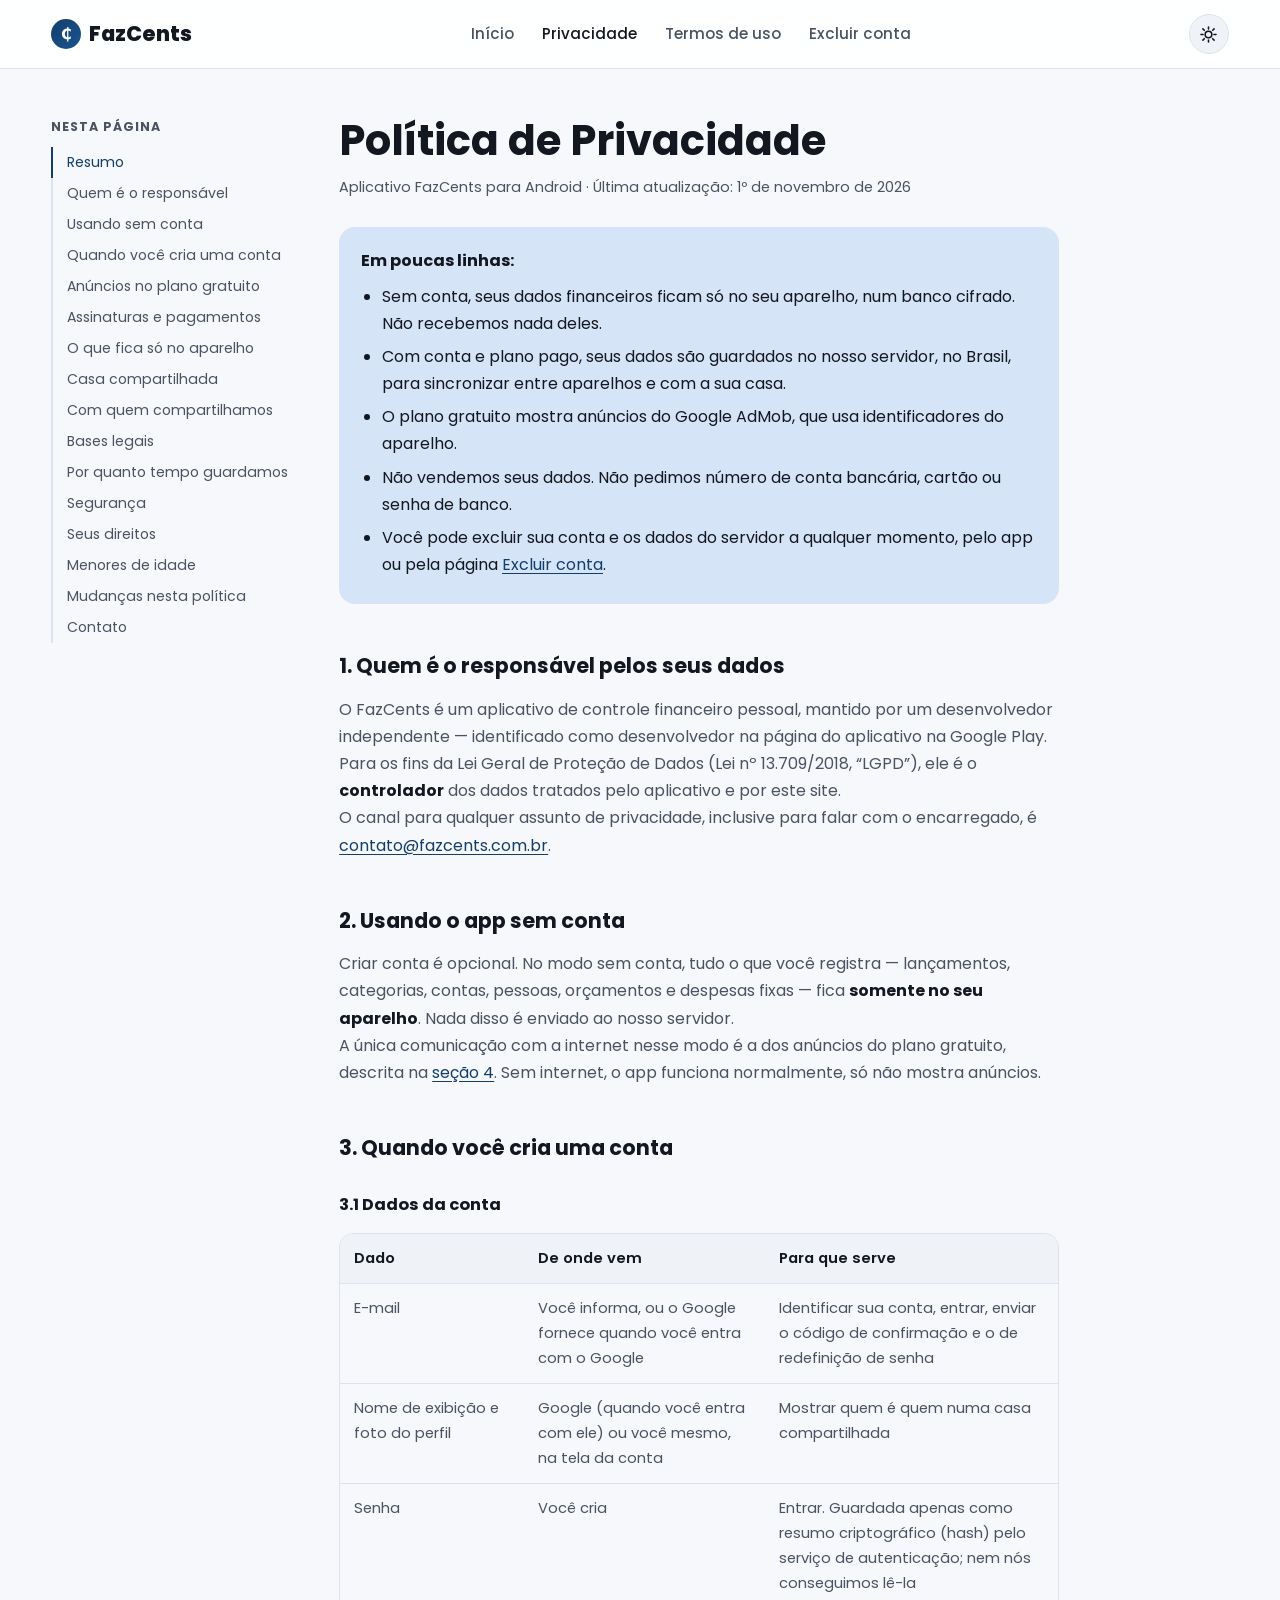
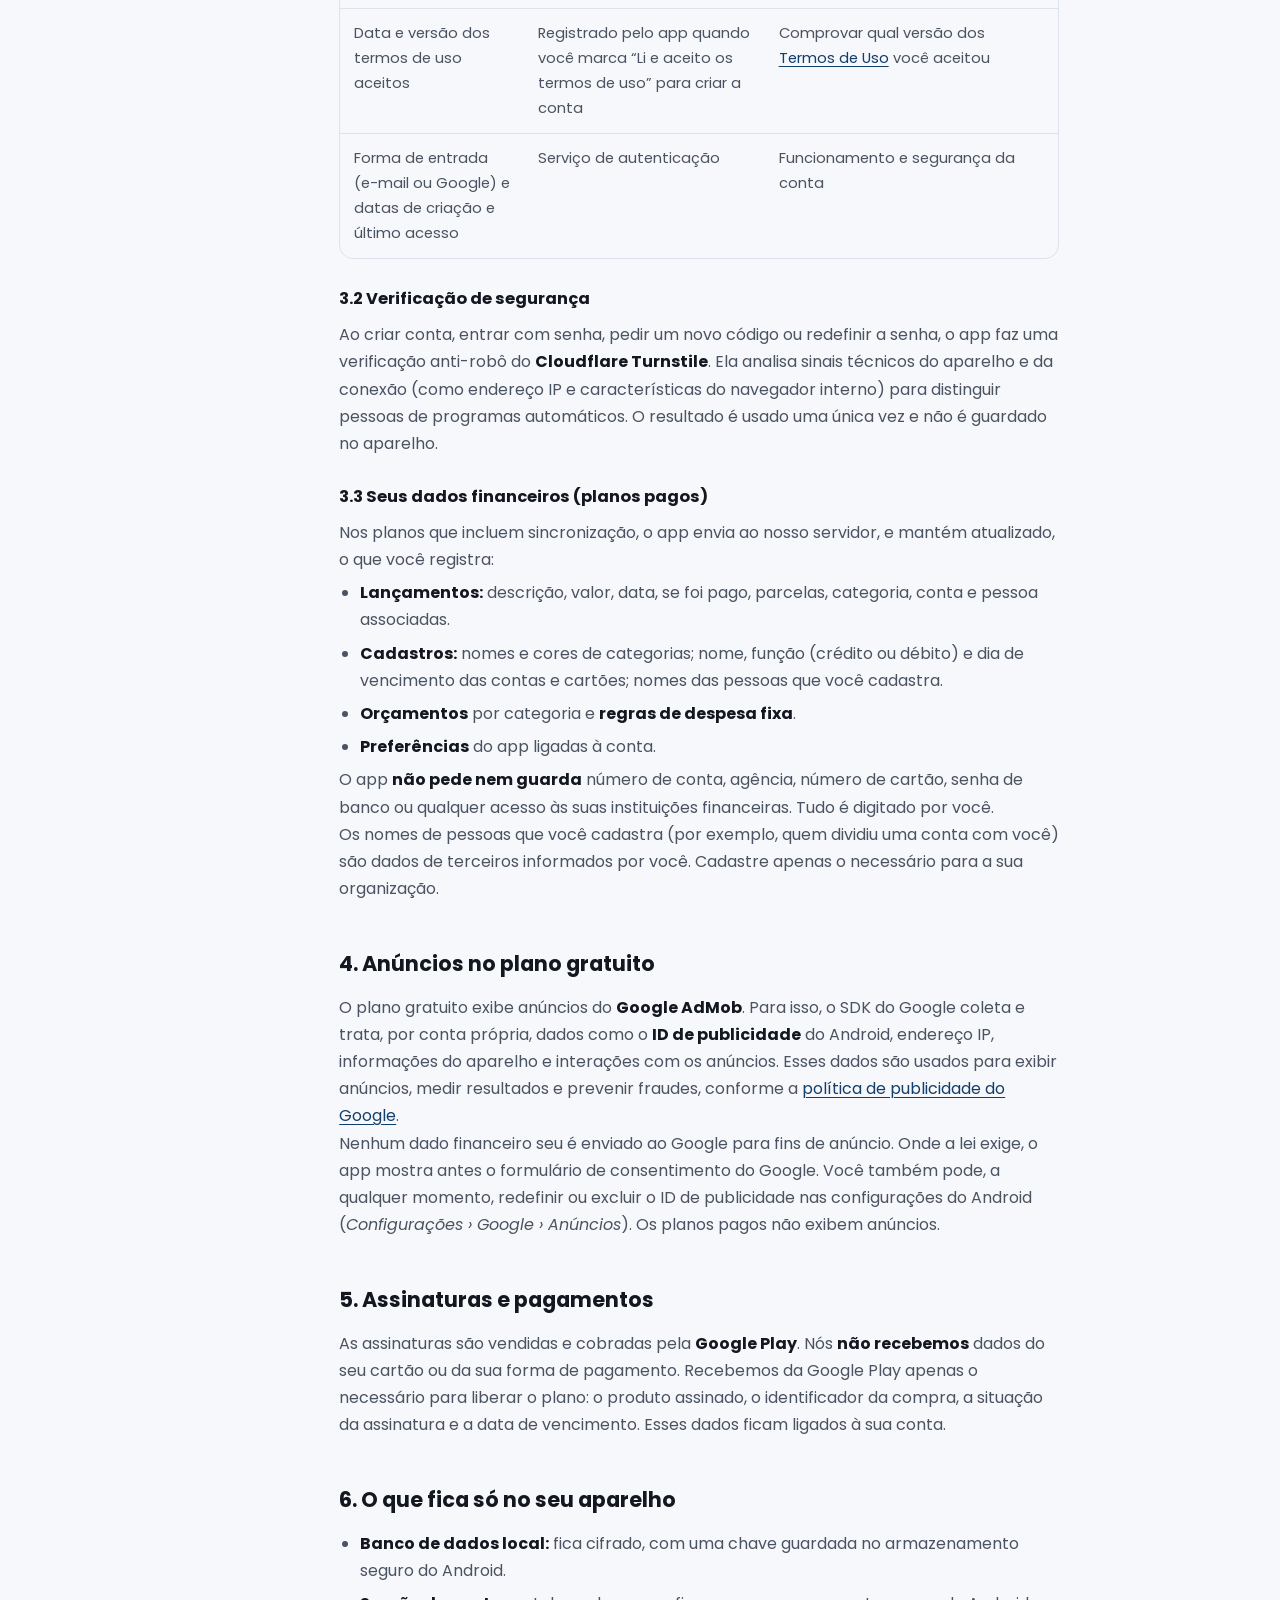
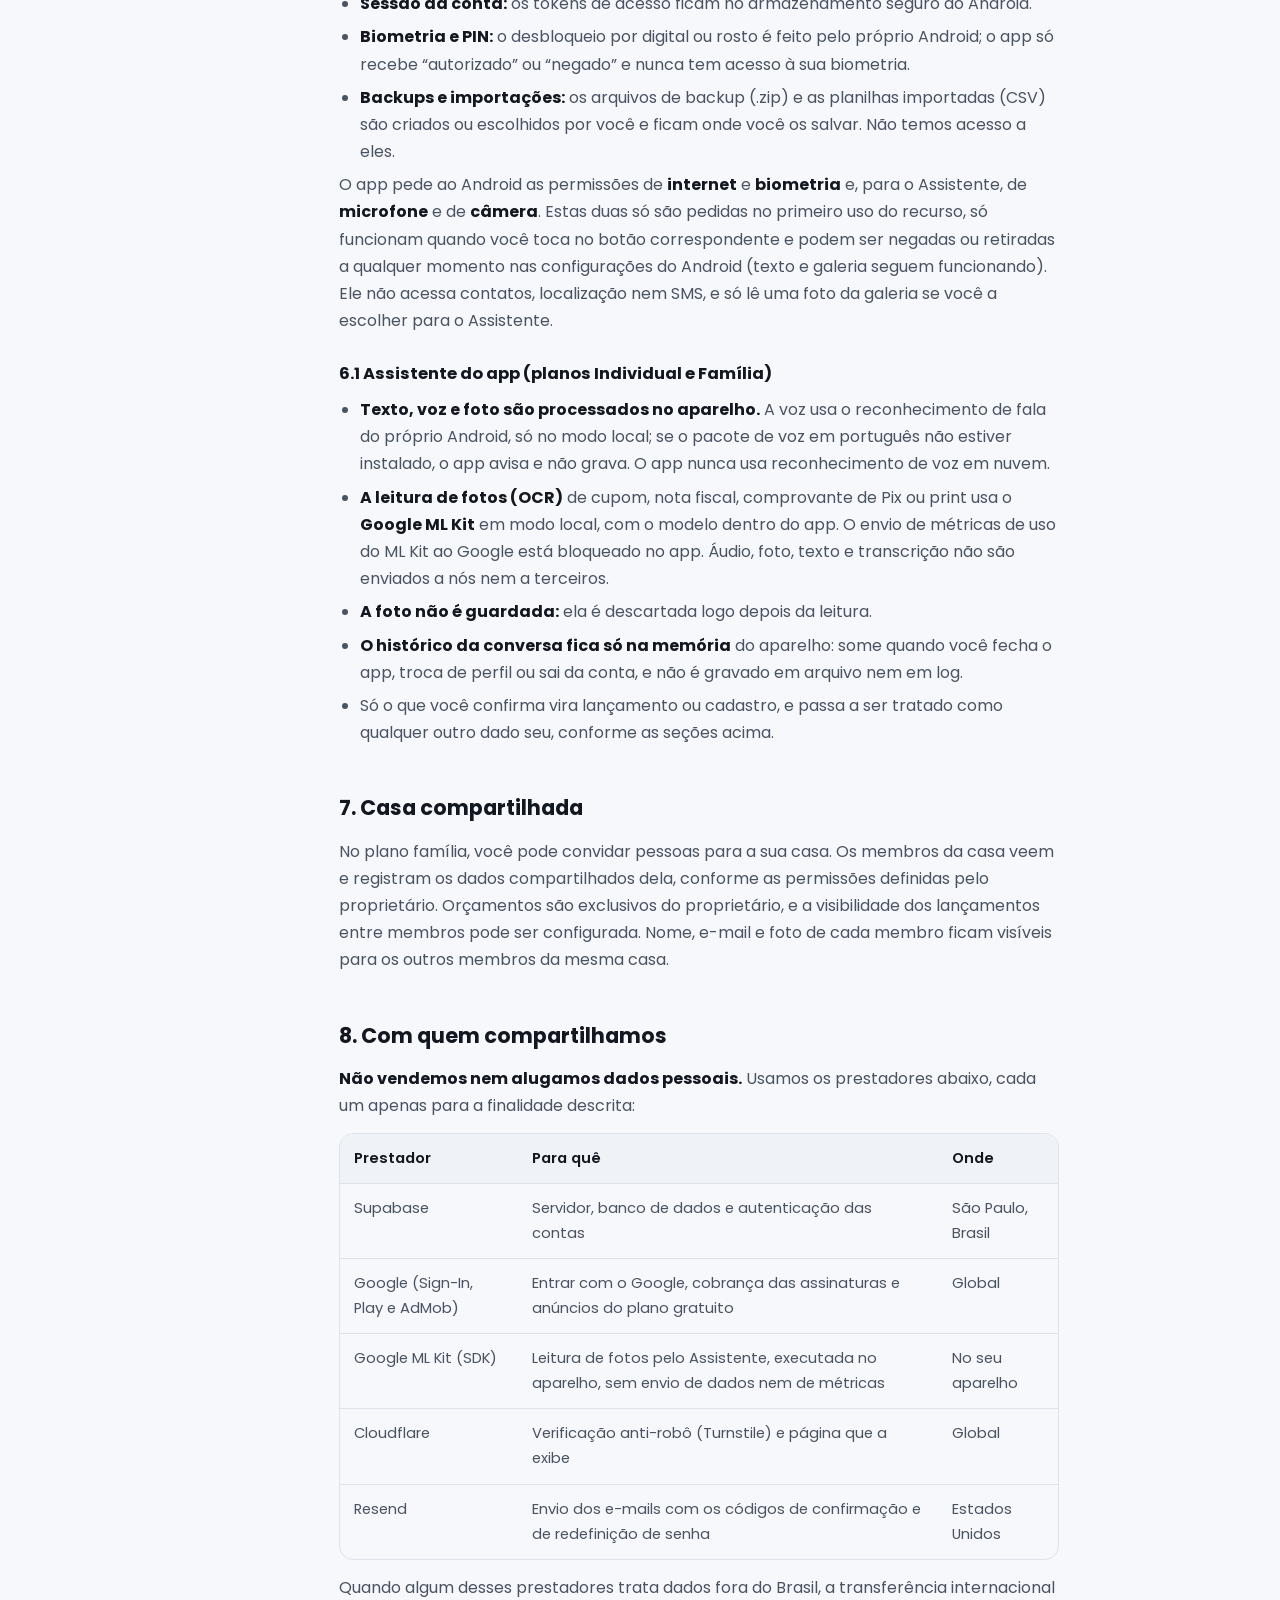
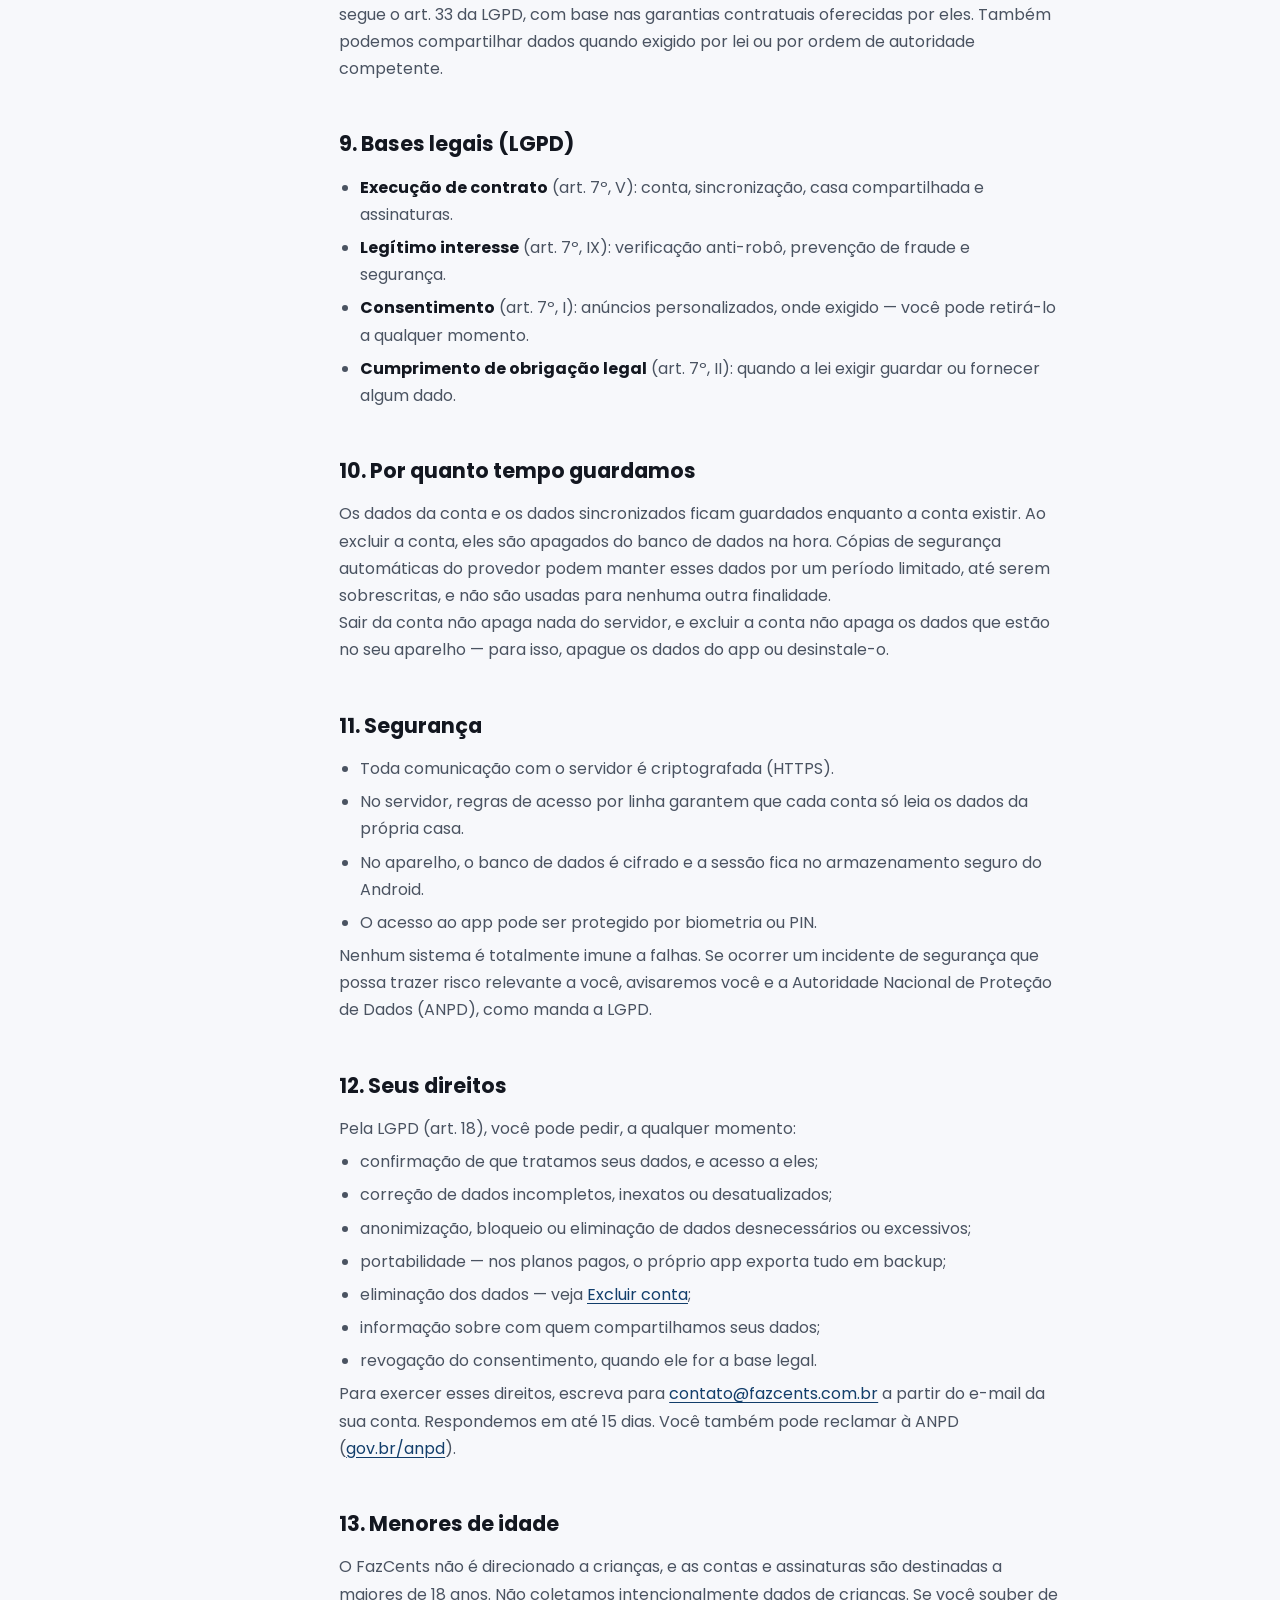
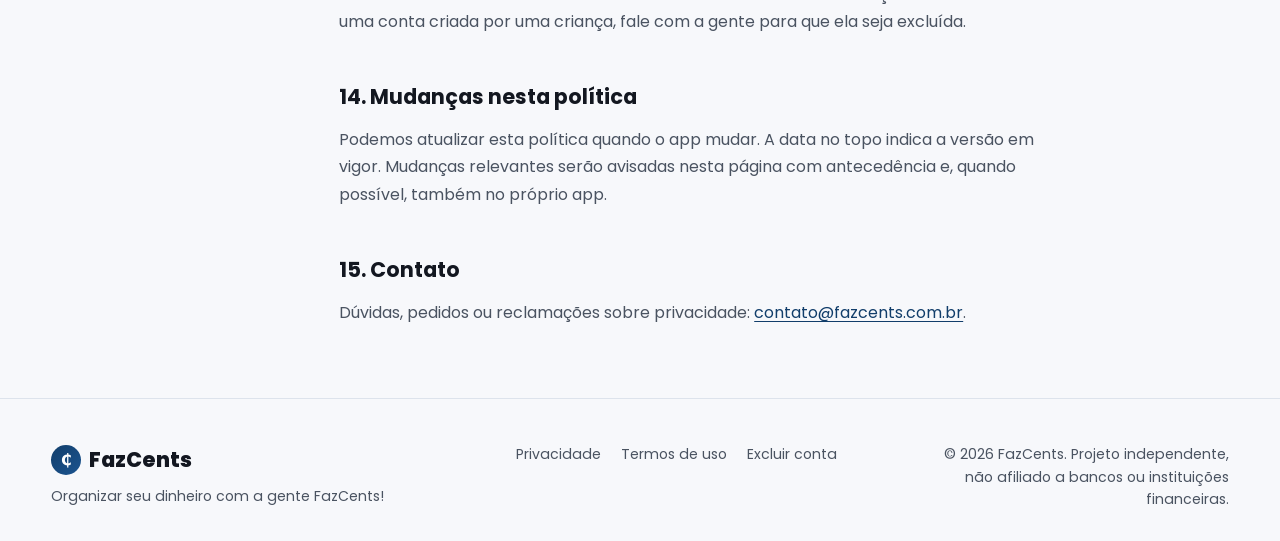
<file: privacidade.html>
<!DOCTYPE html>
<html lang="pt-BR">
<head>
<meta charset="UTF-8">
<meta name="viewport" content="width=device-width, initial-scale=1.0">
<title>Política de Privacidade — FazCents</title>
<meta name="description" content="Como o aplicativo FazCents trata os seus dados: o que fica só no aparelho, o que vai para o servidor quando você cria uma conta, com quem compartilhamos e como exercer os seus direitos pela LGPD.">
<link rel="icon" href="data:image/svg+xml,%3Csvg xmlns='http://www.w3.org/2000/svg' viewBox='0 0 100 100'%3E%3Ctext y='.9em' font-size='90'%3E%F0%9F%AA%99%3C/text%3E%3C/svg%3E">
<link rel="preconnect" href="https://fonts.googleapis.com">
<link rel="preconnect" href="https://fonts.gstatic.com" crossorigin>
<link href="https://fonts.googleapis.com/css2?family=Poppins:wght@300;400;500;600;700;800&family=Roboto+Mono:wght@500;600&display=swap" rel="stylesheet">
<link rel="stylesheet" href="styles.css">
<link rel="stylesheet" href="legal.css">
</head>
<body>

<a class="pular-conteudo" href="#conteudo">Pular para o conteúdo</a>

<header class="cabecalho" id="topo">
  <div class="container cabecalho-inner">
    <a class="logo" href="./" aria-label="FazCents — página inicial">
      <span class="logo-moeda" aria-hidden="true">₵</span>
      <span>FazCents</span>
    </a>

    <nav class="nav" id="nav-principal">
      <a href="./">Início</a>
      <a href="privacidade.html" aria-current="page">Privacidade</a>
      <a href="termos.html">Termos de uso</a>
      <a href="excluir-conta.html">Excluir conta</a>
    </nav>

    <div class="cabecalho-acoes">
      <button class="botao-tema" id="botao-tema" type="button" aria-label="Alternar modo escuro" aria-pressed="false">
        <svg class="icone-sol" viewBox="0 0 24 24" fill="none" stroke="currentColor" stroke-width="2" stroke-linecap="round"><circle cx="12" cy="12" r="4.2"/><path d="M12 2.5v2.6M12 18.9v2.6M4.9 4.9l1.8 1.8M17.3 17.3l1.8 1.8M2.5 12h2.6M18.9 12h2.6M4.9 19.1l1.8-1.8M17.3 6.7l1.8-1.8"/></svg>
        <svg class="icone-lua" viewBox="0 0 24 24" fill="currentColor"><path d="M20.7 14.9A8.5 8.5 0 1 1 9.1 3.3a7 7 0 0 0 11.6 11.6z"/></svg>
      </button>
      <button class="botao-menu" id="botao-menu" type="button" aria-label="Abrir menu" aria-expanded="false" aria-controls="nav-principal">
        <span></span><span></span><span></span>
      </button>
    </div>
  </div>
</header>

<main id="conteudo" class="documento">
  <div class="container documento-grid">

    <aside class="documento-indice" aria-label="Nesta página">
      <strong>Nesta página</strong>
      <ol>
        <li><a href="#resumo">Resumo</a></li>
        <li><a href="#quem-somos">Quem é o responsável</a></li>
        <li><a href="#sem-conta">Usando sem conta</a></li>
        <li><a href="#com-conta">Quando você cria uma conta</a></li>
        <li><a href="#anuncios">Anúncios no plano gratuito</a></li>
        <li><a href="#pagamentos">Assinaturas e pagamentos</a></li>
        <li><a href="#no-aparelho">O que fica só no aparelho</a></li>
        <li><a href="#casa">Casa compartilhada</a></li>
        <li><a href="#terceiros">Com quem compartilhamos</a></li>
        <li><a href="#bases-legais">Bases legais</a></li>
        <li><a href="#retencao">Por quanto tempo guardamos</a></li>
        <li><a href="#seguranca">Segurança</a></li>
        <li><a href="#direitos">Seus direitos</a></li>
        <li><a href="#menores">Menores de idade</a></li>
        <li><a href="#mudancas">Mudanças nesta política</a></li>
        <li><a href="#contato">Contato</a></li>
      </ol>
    </aside>

    <article class="documento-corpo">
      <h1>Política de Privacidade</h1>
      <p class="documento-data">Aplicativo FazCents para Android · Última atualização: 1º de novembro de 2026</p>

      <section id="resumo" class="documento-resumo" aria-label="Resumo">
        <p><strong>Em poucas linhas:</strong></p>
        <ul>
          <li>Sem conta, seus dados financeiros ficam só no seu aparelho, num banco cifrado. Não recebemos nada deles.</li>
          <li>Com conta e plano pago, seus dados são guardados no nosso servidor, no Brasil, para sincronizar entre aparelhos e com a sua casa.</li>
          <li>O plano gratuito mostra anúncios do Google AdMob, que usa identificadores do aparelho.</li>
          <li>Não vendemos seus dados. Não pedimos número de conta bancária, cartão ou senha de banco.</li>
          <li>Você pode excluir sua conta e os dados do servidor a qualquer momento, pelo app ou pela página <a href="excluir-conta.html">Excluir conta</a>.</li>
        </ul>
      </section>

      <h2 id="quem-somos">1. Quem é o responsável pelos seus dados</h2>
      <p>
        O FazCents é um aplicativo de controle financeiro pessoal, mantido por um desenvolvedor
        independente — identificado como desenvolvedor na página do aplicativo na Google Play. Para os
        fins da Lei Geral de Proteção de Dados (Lei nº 13.709/2018, “LGPD”), ele é o
        <strong>controlador</strong> dos dados tratados pelo aplicativo e por este site.
      </p>
      <p>
        O canal para qualquer assunto de privacidade, inclusive para falar com o encarregado, é
        <a href="mailto:contato@fazcents.com.br">contato@fazcents.com.br</a>.
      </p>

      <h2 id="sem-conta">2. Usando o app sem conta</h2>
      <p>
        Criar conta é opcional. No modo sem conta, tudo o que você registra — lançamentos, categorias,
        contas, pessoas, orçamentos e despesas fixas — fica <strong>somente no seu aparelho</strong>.
        Nada disso é enviado ao nosso servidor.
      </p>
      <p>
        A única comunicação com a internet nesse modo é a dos anúncios do plano gratuito, descrita na
        <a href="#anuncios">seção 4</a>. Sem internet, o app funciona normalmente, só não mostra anúncios.
      </p>

      <h2 id="com-conta">3. Quando você cria uma conta</h2>
      <h3>3.1 Dados da conta</h3>
      <div class="tabela-rolagem">
        <table>
          <thead>
            <tr><th>Dado</th><th>De onde vem</th><th>Para que serve</th></tr>
          </thead>
          <tbody>
            <tr>
              <td>E-mail</td>
              <td>Você informa, ou o Google fornece quando você entra com o Google</td>
              <td>Identificar sua conta, entrar, enviar o código de confirmação e o de redefinição de senha</td>
            </tr>
            <tr>
              <td>Nome de exibição e foto do perfil</td>
              <td>Google (quando você entra com ele) ou você mesmo, na tela da conta</td>
              <td>Mostrar quem é quem numa casa compartilhada</td>
            </tr>
            <tr>
              <td>Senha</td>
              <td>Você cria</td>
              <td>Entrar. Guardada apenas como resumo criptográfico (hash) pelo serviço de autenticação; nem nós conseguimos lê-la</td>
            </tr>
            <tr>
              <td>Data e versão dos termos de uso aceitos</td>
              <td>Registrado pelo app quando você marca “Li e aceito os termos de uso” para criar a conta</td>
              <td>Comprovar qual versão dos <a href="termos.html">Termos de Uso</a> você aceitou</td>
            </tr>
            <tr>
              <td>Forma de entrada (e-mail ou Google) e datas de criação e último acesso</td>
              <td>Serviço de autenticação</td>
              <td>Funcionamento e segurança da conta</td>
            </tr>
          </tbody>
        </table>
      </div>

      <h3>3.2 Verificação de segurança</h3>
      <p>
        Ao criar conta, entrar com senha, pedir um novo código ou redefinir a senha, o app faz uma
        verificação anti-robô do <strong>Cloudflare Turnstile</strong>. Ela analisa sinais técnicos do
        aparelho e da conexão (como endereço IP e características do navegador interno) para distinguir
        pessoas de programas automáticos. O resultado é usado uma única vez e não é guardado no aparelho.
      </p>

      <h3>3.3 Seus dados financeiros (planos pagos)</h3>
      <p>
        Nos planos que incluem sincronização, o app envia ao nosso servidor, e mantém atualizado, o que
        você registra:
      </p>
      <ul>
        <li><strong>Lançamentos:</strong> descrição, valor, data, se foi pago, parcelas, categoria, conta e pessoa associadas.</li>
        <li><strong>Cadastros:</strong> nomes e cores de categorias; nome, função (crédito ou débito) e dia de vencimento das contas e cartões; nomes das pessoas que você cadastra.</li>
        <li><strong>Orçamentos</strong> por categoria e <strong>regras de despesa fixa</strong>.</li>
        <li><strong>Preferências</strong> do app ligadas à conta.</li>
      </ul>
      <p>
        O app <strong>não pede nem guarda</strong> número de conta, agência, número de cartão, senha de
        banco ou qualquer acesso às suas instituições financeiras. Tudo é digitado por você.
      </p>
      <p>
        Os nomes de pessoas que você cadastra (por exemplo, quem dividiu uma conta com você) são dados de
        terceiros informados por você. Cadastre apenas o necessário para a sua organização.
      </p>

      <h2 id="anuncios">4. Anúncios no plano gratuito</h2>
      <p>
        O plano gratuito exibe anúncios do <strong>Google AdMob</strong>. Para isso, o SDK do Google
        coleta e trata, por conta própria, dados como o <strong>ID de publicidade</strong> do Android,
        endereço IP, informações do aparelho e interações com os anúncios. Esses dados são usados para
        exibir anúncios, medir resultados e prevenir fraudes, conforme a
        <a href="https://policies.google.com/technologies/ads?hl=pt-BR" target="_blank" rel="noopener">política de publicidade do Google</a>.
      </p>
      <p>
        Nenhum dado financeiro seu é enviado ao Google para fins de anúncio. Onde a lei exige, o app mostra
        antes o formulário de consentimento do Google. Você também pode, a qualquer momento, redefinir ou
        excluir o ID de publicidade nas configurações do Android (<em>Configurações › Google › Anúncios</em>).
        Os planos pagos não exibem anúncios.
      </p>

      <h2 id="pagamentos">5. Assinaturas e pagamentos</h2>
      <p>
        As assinaturas são vendidas e cobradas pela <strong>Google Play</strong>. Nós
        <strong>não recebemos</strong> dados do seu cartão ou da sua forma de pagamento. Recebemos da
        Google Play apenas o necessário para liberar o plano: o produto assinado, o identificador da
        compra, a situação da assinatura e a data de vencimento. Esses dados ficam ligados à sua conta.
      </p>

      <h2 id="no-aparelho">6. O que fica só no seu aparelho</h2>
      <ul>
        <li><strong>Banco de dados local:</strong> fica cifrado, com uma chave guardada no armazenamento seguro do Android.</li>
        <li><strong>Sessão da conta:</strong> os tokens de acesso ficam no armazenamento seguro do Android.</li>
        <li><strong>Biometria e PIN:</strong> o desbloqueio por digital ou rosto é feito pelo próprio Android; o app só recebe “autorizado” ou “negado” e nunca tem acesso à sua biometria.</li>
        <li><strong>Backups e importações:</strong> os arquivos de backup (.zip) e as planilhas importadas (CSV) são criados ou escolhidos por você e ficam onde você os salvar. Não temos acesso a eles.</li>
      </ul>
      <p>
        O app pede ao Android as permissões de <strong>internet</strong> e <strong>biometria</strong> e,
        para o Assistente, de <strong>microfone</strong> e de <strong>câmera</strong>. Estas duas só são
        pedidas no primeiro uso do recurso, só funcionam quando você toca no botão correspondente e podem
        ser negadas ou retiradas a qualquer momento nas configurações do Android (texto e galeria seguem
        funcionando). Ele não acessa contatos, localização nem SMS, e só lê uma foto da galeria se você
        a escolher para o Assistente.
      </p>

      <h3>6.1 Assistente do app (planos Individual e Família)</h3>
      <ul>
        <li><strong>Texto, voz e foto são processados no aparelho.</strong> A voz usa o reconhecimento de fala do próprio Android, só no modo local; se o pacote de voz em português não estiver instalado, o app avisa e não grava. O app nunca usa reconhecimento de voz em nuvem.</li>
        <li><strong>A leitura de fotos (OCR)</strong> de cupom, nota fiscal, comprovante de Pix ou print usa o <strong>Google ML Kit</strong> em modo local, com o modelo dentro do app. O envio de métricas de uso do ML Kit ao Google está bloqueado no app. Áudio, foto, texto e transcrição não são enviados a nós nem a terceiros.</li>
        <li><strong>A foto não é guardada:</strong> ela é descartada logo depois da leitura.</li>
        <li><strong>O histórico da conversa fica só na memória</strong> do aparelho: some quando você fecha o app, troca de perfil ou sai da conta, e não é gravado em arquivo nem em log.</li>
        <li>Só o que você confirma vira lançamento ou cadastro, e passa a ser tratado como qualquer outro dado seu, conforme as seções acima.</li>
      </ul>

      <h2 id="casa">7. Casa compartilhada</h2>
      <p>
        No plano família, você pode convidar pessoas para a sua casa. Os membros da casa veem e registram
        os dados compartilhados dela, conforme as permissões definidas pelo proprietário. Orçamentos
        são exclusivos do proprietário, e a visibilidade dos lançamentos entre membros pode ser
        configurada. Nome, e-mail e foto de cada membro ficam visíveis para os outros membros da mesma casa.
      </p>

      <h2 id="terceiros">8. Com quem compartilhamos</h2>
      <p>
        <strong>Não vendemos nem alugamos dados pessoais.</strong> Usamos os prestadores abaixo, cada um
        apenas para a finalidade descrita:
      </p>
      <div class="tabela-rolagem">
        <table>
          <thead>
            <tr><th>Prestador</th><th>Para quê</th><th>Onde</th></tr>
          </thead>
          <tbody>
            <tr><td>Supabase</td><td>Servidor, banco de dados e autenticação das contas</td><td>São Paulo, Brasil</td></tr>
            <tr><td>Google (Sign-In, Play e AdMob)</td><td>Entrar com o Google, cobrança das assinaturas e anúncios do plano gratuito</td><td>Global</td></tr>
            <tr><td>Google ML Kit (SDK)</td><td>Leitura de fotos pelo Assistente, executada no aparelho, sem envio de dados nem de métricas</td><td>No seu aparelho</td></tr>
            <tr><td>Cloudflare</td><td>Verificação anti-robô (Turnstile) e página que a exibe</td><td>Global</td></tr>
            <tr><td>Resend</td><td>Envio dos e-mails com os códigos de confirmação e de redefinição de senha</td><td>Estados Unidos</td></tr>
          </tbody>
        </table>
      </div>
      <p>
        Quando algum desses prestadores trata dados fora do Brasil, a transferência internacional segue o
        art. 33 da LGPD, com base nas garantias contratuais oferecidas por eles. Também podemos
        compartilhar dados quando exigido por lei ou por ordem de autoridade competente.
      </p>

      <h2 id="bases-legais">9. Bases legais (LGPD)</h2>
      <ul>
        <li><strong>Execução de contrato</strong> (art. 7º, V): conta, sincronização, casa compartilhada e assinaturas.</li>
        <li><strong>Legítimo interesse</strong> (art. 7º, IX): verificação anti-robô, prevenção de fraude e segurança.</li>
        <li><strong>Consentimento</strong> (art. 7º, I): anúncios personalizados, onde exigido — você pode retirá-lo a qualquer momento.</li>
        <li><strong>Cumprimento de obrigação legal</strong> (art. 7º, II): quando a lei exigir guardar ou fornecer algum dado.</li>
      </ul>

      <h2 id="retencao">10. Por quanto tempo guardamos</h2>
      <p>
        Os dados da conta e os dados sincronizados ficam guardados enquanto a conta existir. Ao excluir a
        conta, eles são apagados do banco de dados na hora. Cópias de segurança automáticas do provedor
        podem manter esses dados por um período limitado, até serem sobrescritas, e não são usadas para
        nenhuma outra finalidade.
      </p>
      <p>
        Sair da conta não apaga nada do servidor, e excluir a conta não apaga os dados que estão no seu
        aparelho — para isso, apague os dados do app ou desinstale-o.
      </p>

      <h2 id="seguranca">11. Segurança</h2>
      <ul>
        <li>Toda comunicação com o servidor é criptografada (HTTPS).</li>
        <li>No servidor, regras de acesso por linha garantem que cada conta só leia os dados da própria casa.</li>
        <li>No aparelho, o banco de dados é cifrado e a sessão fica no armazenamento seguro do Android.</li>
        <li>O acesso ao app pode ser protegido por biometria ou PIN.</li>
      </ul>
      <p>
        Nenhum sistema é totalmente imune a falhas. Se ocorrer um incidente de segurança que possa trazer
        risco relevante a você, avisaremos você e a Autoridade Nacional de Proteção de Dados (ANPD),
        como manda a LGPD.
      </p>

      <h2 id="direitos">12. Seus direitos</h2>
      <p>Pela LGPD (art. 18), você pode pedir, a qualquer momento:</p>
      <ul>
        <li>confirmação de que tratamos seus dados, e acesso a eles;</li>
        <li>correção de dados incompletos, inexatos ou desatualizados;</li>
        <li>anonimização, bloqueio ou eliminação de dados desnecessários ou excessivos;</li>
        <li>portabilidade — nos planos pagos, o próprio app exporta tudo em backup;</li>
        <li>eliminação dos dados — veja <a href="excluir-conta.html">Excluir conta</a>;</li>
        <li>informação sobre com quem compartilhamos seus dados;</li>
        <li>revogação do consentimento, quando ele for a base legal.</li>
      </ul>
      <p>
        Para exercer esses direitos, escreva para
        <a href="mailto:contato@fazcents.com.br">contato@fazcents.com.br</a> a partir do e-mail da sua
        conta. Respondemos em até 15 dias. Você também pode reclamar à ANPD
        (<a href="https://www.gov.br/anpd" target="_blank" rel="noopener">gov.br/anpd</a>).
      </p>

      <h2 id="menores">13. Menores de idade</h2>
      <p>
        O FazCents não é direcionado a crianças, e as contas e assinaturas são destinadas a maiores de
        18 anos. Não coletamos intencionalmente dados de crianças. Se você souber de uma conta criada por
        uma criança, fale com a gente para que ela seja excluída.
      </p>

      <h2 id="mudancas">14. Mudanças nesta política</h2>
      <p>
        Podemos atualizar esta política quando o app mudar. A data no topo indica a versão em vigor.
        Mudanças relevantes serão avisadas nesta página com antecedência e, quando possível, também
        no próprio app.
      </p>

      <h2 id="contato">15. Contato</h2>
      <p>
        Dúvidas, pedidos ou reclamações sobre privacidade:
        <a href="mailto:contato@fazcents.com.br">contato@fazcents.com.br</a>.
      </p>
    </article>

  </div>
</main>

<footer class="rodape">
  <div class="container rodape-grid">
    <div>
      <a class="logo logo-rodape" href="./">
        <span class="logo-moeda" aria-hidden="true">₵</span>
        <span>FazCents</span>
      </a>
      <p>Organizar seu dinheiro com a gente FazCents!</p>
    </div>
    <nav class="rodape-links" aria-label="Documentos">
      <a href="privacidade.html">Privacidade</a>
      <a href="termos.html">Termos de uso</a>
      <a href="excluir-conta.html">Excluir conta</a>
    </nav>
    <p class="rodape-copy">
      &copy; <span id="ano"></span> FazCents. Projeto independente, não afiliado a bancos ou
      instituições financeiras.
    </p>
  </div>
</footer>

<script src="script.js"></script>
<script src="legal.js"></script>
</body>
</html>
</file>
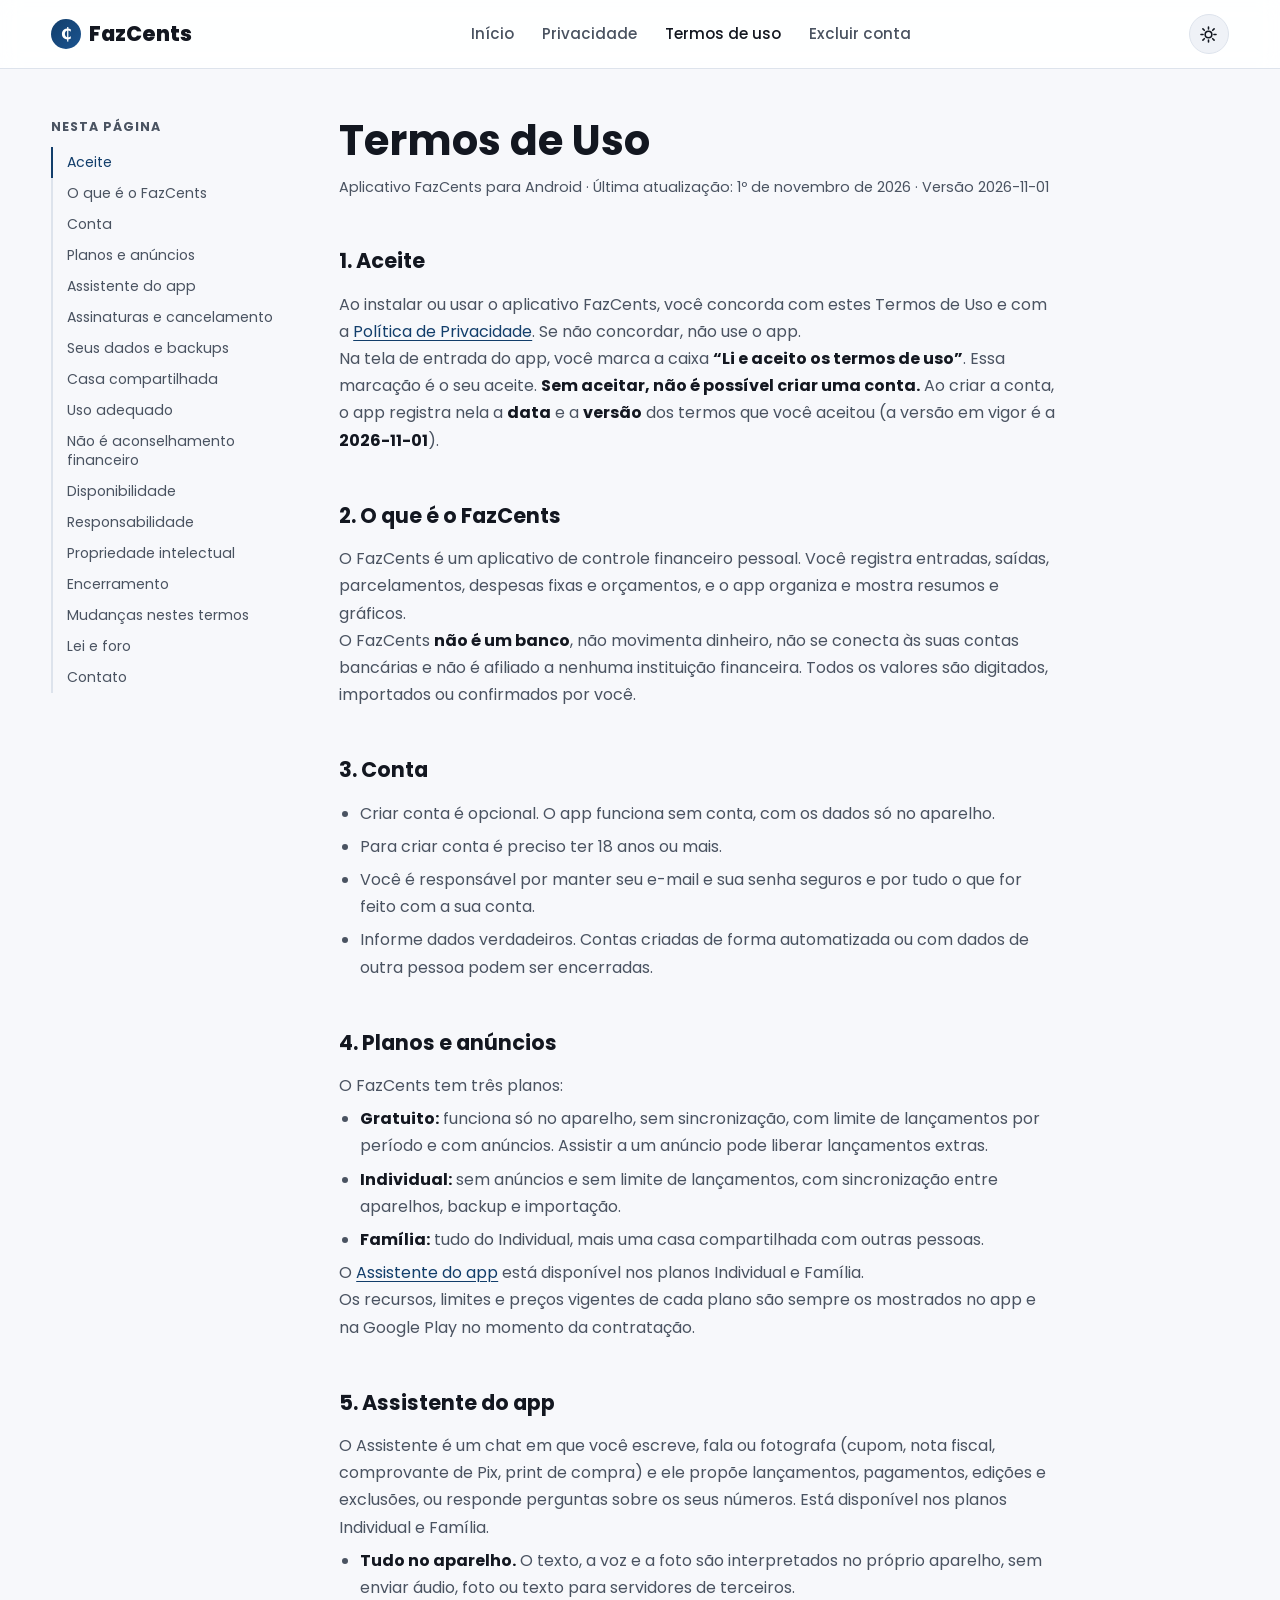
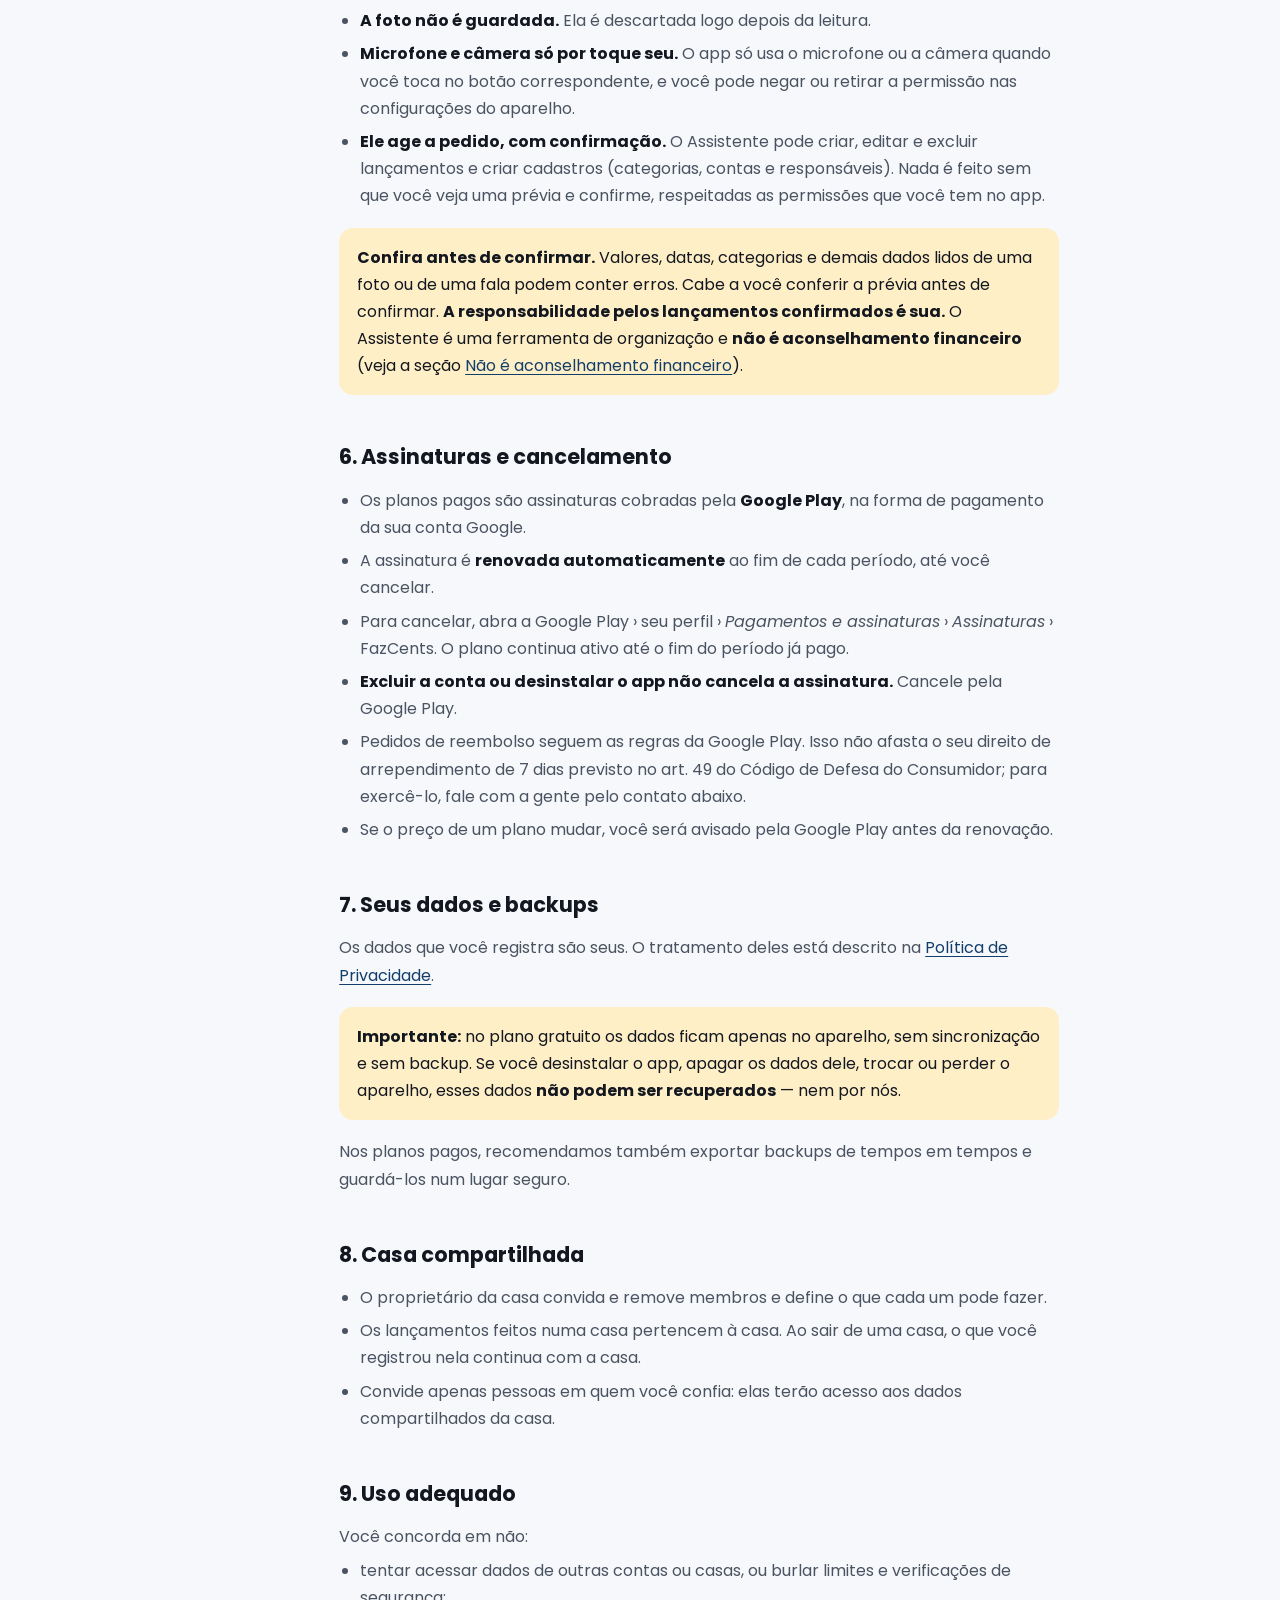
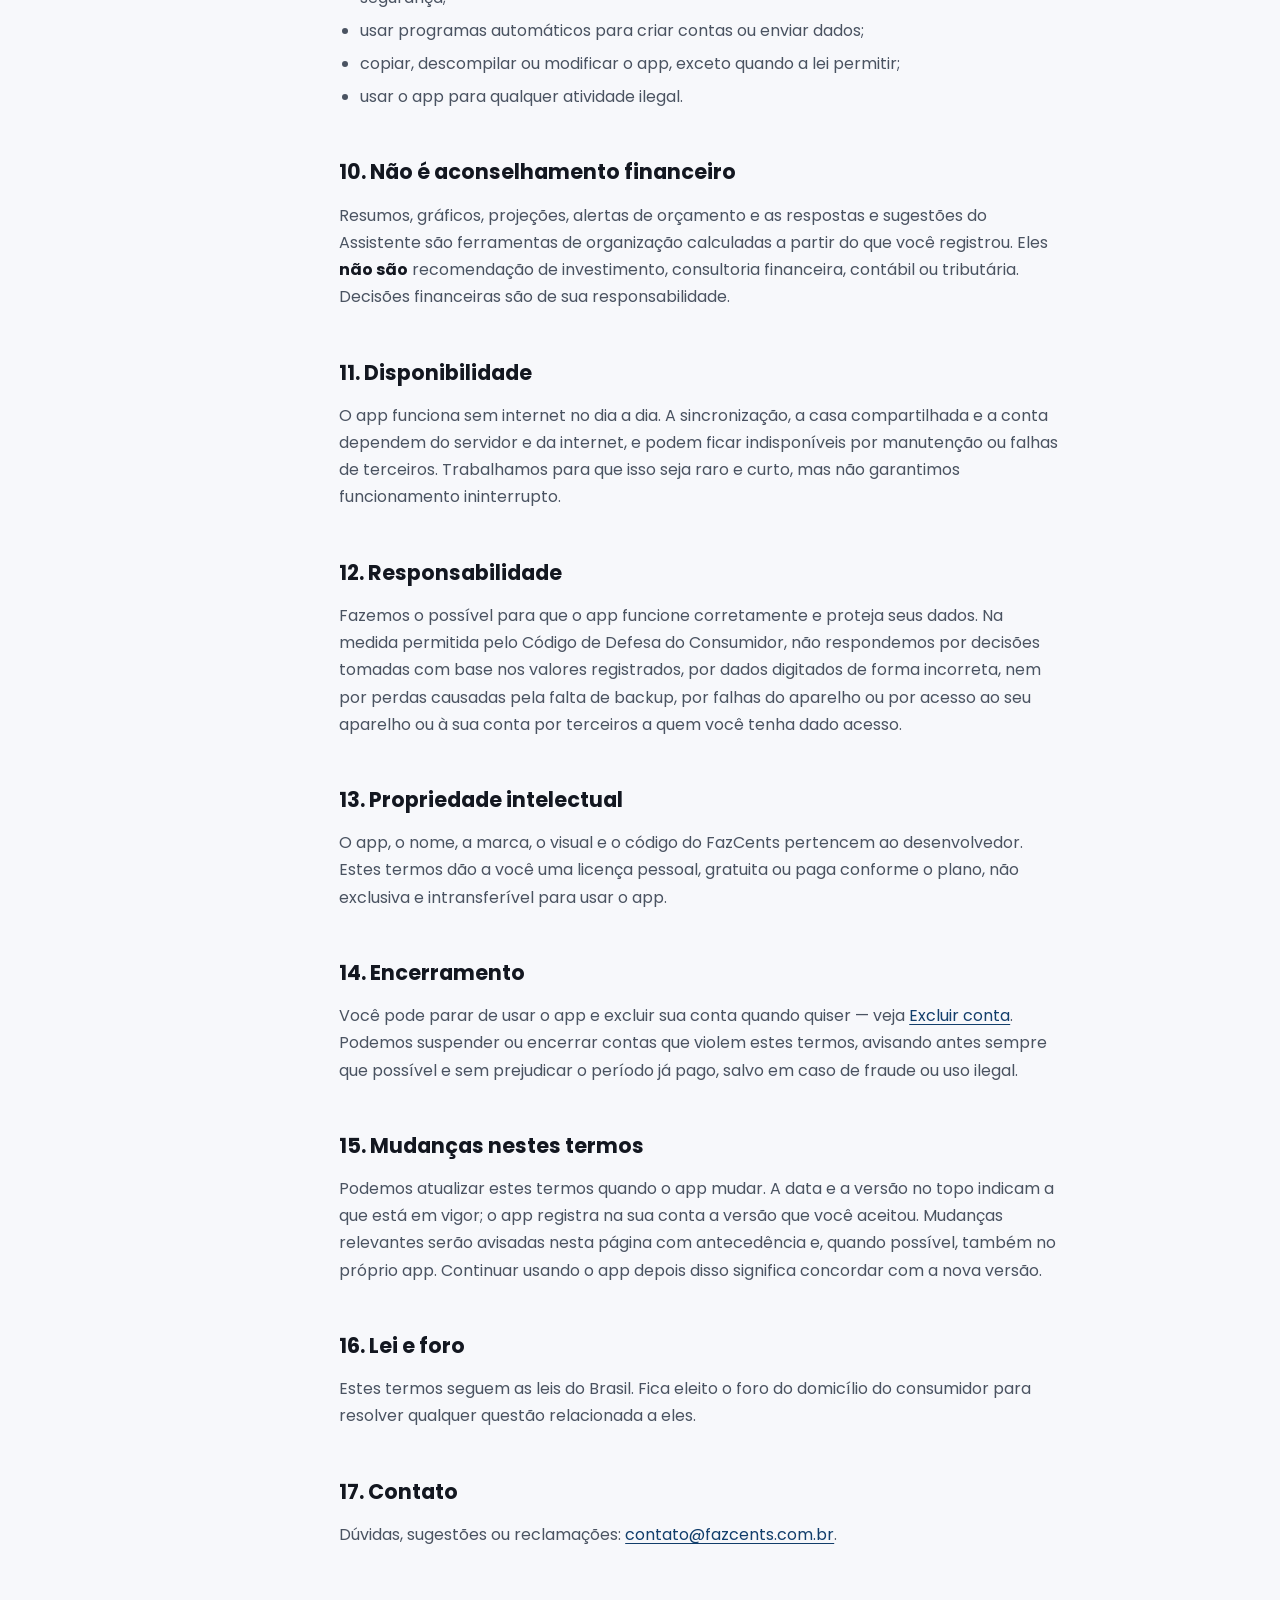
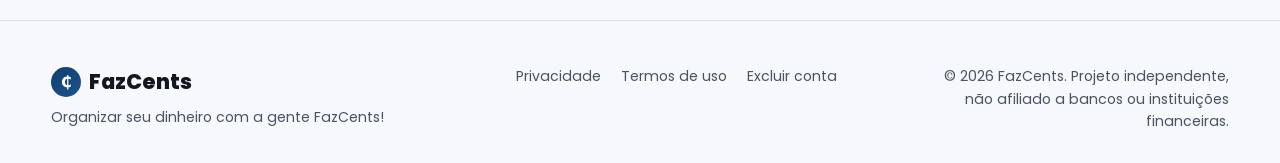
<file: termos.html>
<!DOCTYPE html>
<html lang="pt-BR">
<head>
<meta charset="UTF-8">
<meta name="viewport" content="width=device-width, initial-scale=1.0">
<title>Termos de Uso — FazCents</title>
<meta name="description" content="Regras de uso do aplicativo FazCents: aceite, planos, assistente, assinaturas pela Google Play, cancelamento, responsabilidades e o que o app é — e o que não é.">
<link rel="icon" href="data:image/svg+xml,%3Csvg xmlns='http://www.w3.org/2000/svg' viewBox='0 0 100 100'%3E%3Ctext y='.9em' font-size='90'%3E%F0%9F%AA%99%3C/text%3E%3C/svg%3E">
<link rel="preconnect" href="https://fonts.googleapis.com">
<link rel="preconnect" href="https://fonts.gstatic.com" crossorigin>
<link href="https://fonts.googleapis.com/css2?family=Poppins:wght@300;400;500;600;700;800&family=Roboto+Mono:wght@500;600&display=swap" rel="stylesheet">
<link rel="stylesheet" href="styles.css">
<link rel="stylesheet" href="legal.css">
</head>
<body>

<a class="pular-conteudo" href="#conteudo">Pular para o conteúdo</a>

<header class="cabecalho" id="topo">
  <div class="container cabecalho-inner">
    <a class="logo" href="./" aria-label="FazCents — página inicial">
      <span class="logo-moeda" aria-hidden="true">₵</span>
      <span>FazCents</span>
    </a>

    <nav class="nav" id="nav-principal">
      <a href="./">Início</a>
      <a href="privacidade.html">Privacidade</a>
      <a href="termos.html" aria-current="page">Termos de uso</a>
      <a href="excluir-conta.html">Excluir conta</a>
    </nav>

    <div class="cabecalho-acoes">
      <button class="botao-tema" id="botao-tema" type="button" aria-label="Alternar modo escuro" aria-pressed="false">
        <svg class="icone-sol" viewBox="0 0 24 24" fill="none" stroke="currentColor" stroke-width="2" stroke-linecap="round"><circle cx="12" cy="12" r="4.2"/><path d="M12 2.5v2.6M12 18.9v2.6M4.9 4.9l1.8 1.8M17.3 17.3l1.8 1.8M2.5 12h2.6M18.9 12h2.6M4.9 19.1l1.8-1.8M17.3 6.7l1.8-1.8"/></svg>
        <svg class="icone-lua" viewBox="0 0 24 24" fill="currentColor"><path d="M20.7 14.9A8.5 8.5 0 1 1 9.1 3.3a7 7 0 0 0 11.6 11.6z"/></svg>
      </button>
      <button class="botao-menu" id="botao-menu" type="button" aria-label="Abrir menu" aria-expanded="false" aria-controls="nav-principal">
        <span></span><span></span><span></span>
      </button>
    </div>
  </div>
</header>

<main id="conteudo" class="documento">
  <div class="container documento-grid">

    <aside class="documento-indice" aria-label="Nesta página">
      <strong>Nesta página</strong>
      <ol>
        <li><a href="#aceite">Aceite</a></li>
        <li><a href="#o-que-e">O que é o FazCents</a></li>
        <li><a href="#conta">Conta</a></li>
        <li><a href="#planos">Planos e anúncios</a></li>
        <li><a href="#assistente">Assistente do app</a></li>
        <li><a href="#assinaturas">Assinaturas e cancelamento</a></li>
        <li><a href="#seus-dados">Seus dados e backups</a></li>
        <li><a href="#casa">Casa compartilhada</a></li>
        <li><a href="#uso">Uso adequado</a></li>
        <li><a href="#nao-e-conselho">Não é aconselhamento financeiro</a></li>
        <li><a href="#disponibilidade">Disponibilidade</a></li>
        <li><a href="#responsabilidade">Responsabilidade</a></li>
        <li><a href="#propriedade">Propriedade intelectual</a></li>
        <li><a href="#encerramento">Encerramento</a></li>
        <li><a href="#mudancas">Mudanças nestes termos</a></li>
        <li><a href="#lei">Lei e foro</a></li>
        <li><a href="#contato">Contato</a></li>
      </ol>
    </aside>

    <article class="documento-corpo">
      <h1>Termos de Uso</h1>
      <p class="documento-data">Aplicativo FazCents para Android · Última atualização: 1º de novembro de 2026 · Versão 2026-11-01</p>

      <h2 id="aceite">1. Aceite</h2>
      <p>
        Ao instalar ou usar o aplicativo FazCents, você concorda com estes Termos de Uso e com a
        <a href="privacidade.html">Política de Privacidade</a>. Se não concordar, não use o app.
      </p>
      <p>
        Na tela de entrada do app, você marca a caixa <strong>“Li e aceito os termos de uso”</strong>. Essa
        marcação é o seu aceite. <strong>Sem aceitar, não é possível criar uma conta.</strong> Ao criar a
        conta, o app registra nela a <strong>data</strong> e a <strong>versão</strong> dos termos que você
        aceitou (a versão em vigor é a <strong>2026-11-01</strong>).
      </p>

      <h2 id="o-que-e">2. O que é o FazCents</h2>
      <p>
        O FazCents é um aplicativo de controle financeiro pessoal. Você registra entradas, saídas,
        parcelamentos, despesas fixas e orçamentos, e o app organiza e mostra resumos e gráficos.
      </p>
      <p>
        O FazCents <strong>não é um banco</strong>, não movimenta dinheiro, não se conecta às suas contas
        bancárias e não é afiliado a nenhuma instituição financeira. Todos os valores são digitados,
        importados ou confirmados por você.
      </p>

      <h2 id="conta">3. Conta</h2>
      <ul>
        <li>Criar conta é opcional. O app funciona sem conta, com os dados só no aparelho.</li>
        <li>Para criar conta é preciso ter 18 anos ou mais.</li>
        <li>Você é responsável por manter seu e-mail e sua senha seguros e por tudo o que for feito com a sua conta.</li>
        <li>Informe dados verdadeiros. Contas criadas de forma automatizada ou com dados de outra pessoa podem ser encerradas.</li>
      </ul>

      <h2 id="planos">4. Planos e anúncios</h2>
      <p>O FazCents tem três planos:</p>
      <ul>
        <li><strong>Gratuito:</strong> funciona só no aparelho, sem sincronização, com limite de lançamentos por período e com anúncios. Assistir a um anúncio pode liberar lançamentos extras.</li>
        <li><strong>Individual:</strong> sem anúncios e sem limite de lançamentos, com sincronização entre aparelhos, backup e importação.</li>
        <li><strong>Família:</strong> tudo do Individual, mais uma casa compartilhada com outras pessoas.</li>
      </ul>
      <p>O <a href="#assistente">Assistente do app</a> está disponível nos planos Individual e Família.</p>
      <p>
        Os recursos, limites e preços vigentes de cada plano são sempre os mostrados no app e na Google
        Play no momento da contratação.
      </p>

      <h2 id="assistente">5. Assistente do app</h2>
      <p>
        O Assistente é um chat em que você escreve, fala ou fotografa (cupom, nota fiscal, comprovante de
        Pix, print de compra) e ele propõe lançamentos, pagamentos, edições e exclusões, ou responde
        perguntas sobre os seus números. Está disponível nos planos Individual e Família.
      </p>
      <ul>
        <li><strong>Tudo no aparelho.</strong> O texto, a voz e a foto são interpretados no próprio aparelho, sem enviar áudio, foto ou texto para servidores de terceiros.</li>
        <li><strong>A foto não é guardada.</strong> Ela é descartada logo depois da leitura.</li>
        <li><strong>Microfone e câmera só por toque seu.</strong> O app só usa o microfone ou a câmera quando você toca no botão correspondente, e você pode negar ou retirar a permissão nas configurações do aparelho.</li>
        <li><strong>Ele age a pedido, com confirmação.</strong> O Assistente pode criar, editar e excluir lançamentos e criar cadastros (categorias, contas e responsáveis). Nada é feito sem que você veja uma prévia e confirme, respeitadas as permissões que você tem no app.</li>
      </ul>
      <div class="documento-aviso">
        <p>
          <strong>Confira antes de confirmar.</strong> Valores, datas, categorias e demais dados lidos de
          uma foto ou de uma fala podem conter erros. Cabe a você conferir a prévia antes de confirmar.
          <strong>A responsabilidade pelos lançamentos confirmados é sua.</strong> O Assistente é uma
          ferramenta de organização e <strong>não é aconselhamento financeiro</strong> (veja a seção
          <a href="#nao-e-conselho">Não é aconselhamento financeiro</a>).
        </p>
      </div>

      <h2 id="assinaturas">6. Assinaturas e cancelamento</h2>
      <ul>
        <li>Os planos pagos são assinaturas cobradas pela <strong>Google Play</strong>, na forma de pagamento da sua conta Google.</li>
        <li>A assinatura é <strong>renovada automaticamente</strong> ao fim de cada período, até você cancelar.</li>
        <li>Para cancelar, abra a Google Play › seu perfil › <em>Pagamentos e assinaturas</em> › <em>Assinaturas</em> › FazCents. O plano continua ativo até o fim do período já pago.</li>
        <li><strong>Excluir a conta ou desinstalar o app não cancela a assinatura.</strong> Cancele pela Google Play.</li>
        <li>Pedidos de reembolso seguem as regras da Google Play. Isso não afasta o seu direito de arrependimento de 7 dias previsto no art. 49 do Código de Defesa do Consumidor; para exercê-lo, fale com a gente pelo contato abaixo.</li>
        <li>Se o preço de um plano mudar, você será avisado pela Google Play antes da renovação.</li>
      </ul>

      <h2 id="seus-dados">7. Seus dados e backups</h2>
      <p>
        Os dados que você registra são seus. O tratamento deles está descrito na
        <a href="privacidade.html">Política de Privacidade</a>.
      </p>
      <div class="documento-aviso">
        <p>
          <strong>Importante:</strong> no plano gratuito os dados ficam apenas no aparelho, sem
          sincronização e sem backup. Se você desinstalar o app, apagar os dados dele, trocar ou perder o
          aparelho, esses dados <strong>não podem ser recuperados</strong> — nem por nós.
        </p>
      </div>
      <p>
        Nos planos pagos, recomendamos também exportar backups de tempos em tempos e guardá-los num lugar
        seguro.
      </p>

      <h2 id="casa">8. Casa compartilhada</h2>
      <ul>
        <li>O proprietário da casa convida e remove membros e define o que cada um pode fazer.</li>
        <li>Os lançamentos feitos numa casa pertencem à casa. Ao sair de uma casa, o que você registrou nela continua com a casa.</li>
        <li>Convide apenas pessoas em quem você confia: elas terão acesso aos dados compartilhados da casa.</li>
      </ul>

      <h2 id="uso">9. Uso adequado</h2>
      <p>Você concorda em não:</p>
      <ul>
        <li>tentar acessar dados de outras contas ou casas, ou burlar limites e verificações de segurança;</li>
        <li>usar programas automáticos para criar contas ou enviar dados;</li>
        <li>copiar, descompilar ou modificar o app, exceto quando a lei permitir;</li>
        <li>usar o app para qualquer atividade ilegal.</li>
      </ul>

      <h2 id="nao-e-conselho">10. Não é aconselhamento financeiro</h2>
      <p>
        Resumos, gráficos, projeções, alertas de orçamento e as respostas e sugestões do Assistente são ferramentas de organização calculadas a
        partir do que você registrou. Eles <strong>não são</strong> recomendação de investimento,
        consultoria financeira, contábil ou tributária. Decisões financeiras são de sua responsabilidade.
      </p>

      <h2 id="disponibilidade">11. Disponibilidade</h2>
      <p>
        O app funciona sem internet no dia a dia. A sincronização, a casa compartilhada e a conta dependem
        do servidor e da internet, e podem ficar indisponíveis por manutenção ou falhas de terceiros.
        Trabalhamos para que isso seja raro e curto, mas não garantimos funcionamento ininterrupto.
      </p>

      <h2 id="responsabilidade">12. Responsabilidade</h2>
      <p>
        Fazemos o possível para que o app funcione corretamente e proteja seus dados. Na medida permitida
        pelo Código de Defesa do Consumidor, não respondemos por decisões tomadas com base nos valores
        registrados, por dados digitados de forma incorreta, nem por perdas causadas pela falta de backup,
        por falhas do aparelho ou por acesso ao seu aparelho ou à sua conta por terceiros a quem você
        tenha dado acesso.
      </p>

      <h2 id="propriedade">13. Propriedade intelectual</h2>
      <p>
        O app, o nome, a marca, o visual e o código do FazCents pertencem ao desenvolvedor. Estes termos
        dão a você uma licença pessoal, gratuita ou paga conforme o plano, não exclusiva e intransferível
        para usar o app.
      </p>

      <h2 id="encerramento">14. Encerramento</h2>
      <p>
        Você pode parar de usar o app e excluir sua conta quando quiser — veja
        <a href="excluir-conta.html">Excluir conta</a>. Podemos suspender ou encerrar contas que violem
        estes termos, avisando antes sempre que possível e sem prejudicar o período já pago, salvo em
        caso de fraude ou uso ilegal.
      </p>

      <h2 id="mudancas">15. Mudanças nestes termos</h2>
      <p>
        Podemos atualizar estes termos quando o app mudar. A data e a versão no topo indicam a que está em vigor; o app registra na sua conta a versão que você aceitou.
        Mudanças relevantes serão avisadas nesta página com antecedência e, quando possível, também no
        próprio app. Continuar usando o app depois disso significa concordar com a nova versão.
      </p>

      <h2 id="lei">16. Lei e foro</h2>
      <p>
        Estes termos seguem as leis do Brasil. Fica eleito o foro do domicílio do consumidor para resolver
        qualquer questão relacionada a eles.
      </p>

      <h2 id="contato">17. Contato</h2>
      <p>
        Dúvidas, sugestões ou reclamações:
        <a href="mailto:contato@fazcents.com.br">contato@fazcents.com.br</a>.
      </p>
    </article>

  </div>
</main>

<footer class="rodape">
  <div class="container rodape-grid">
    <div>
      <a class="logo logo-rodape" href="./">
        <span class="logo-moeda" aria-hidden="true">₵</span>
        <span>FazCents</span>
      </a>
      <p>Organizar seu dinheiro com a gente FazCents!</p>
    </div>
    <nav class="rodape-links" aria-label="Documentos">
      <a href="privacidade.html">Privacidade</a>
      <a href="termos.html">Termos de uso</a>
      <a href="excluir-conta.html">Excluir conta</a>
    </nav>
    <p class="rodape-copy">
      &copy; <span id="ano"></span> FazCents. Projeto independente, não afiliado a bancos ou
      instituições financeiras.
    </p>
  </div>
</footer>

<script src="script.js"></script>
<script src="legal.js"></script>
</body>
</html>
</file>
<file: styles.css>
/* =========================================================
   FazCents — tokens de cor calibrados a partir de AppTheme
   (lib/app/theme.dart): mesmo par primário, saída, entrada
   e aviso do app Flutter, claro e escuro.
   ========================================================= */

:root {
  --cor-fundo: #f7f8fb;
  --cor-superficie: #ffffff;
  --cor-superficie-alta: #eff2f7;
  --cor-superficie-alta2: #e4e9f1;
  --cor-texto: #131720;
  --cor-texto-suave: #4a5361;
  --cor-borda: #dde3ec;
  --cor-contorno: #7c8593;

  --cor-primaria: #123e6b;
  --cor-primaria-alta: #1b5490;
  --cor-primaria-container: #d6e4f7;
  --cor-on-primaria: #ffffff;

  --cor-saida: #b3261e;
  --cor-entrada: #1b6b44;
  --cor-aviso: #8a5a00;
  --cor-aviso-container: #ffefc7;

  --cor-cat-1: #0f766e;
  --cor-cat-2: #5b4bc4;
  --cor-cat-3: #c2410c;
  --cor-cat-4: #1d6fb8;
  --cor-cat-5: #b32b6b;

  --sombra: 0 10px 30px -12px rgba(17, 24, 39, 0.16);
  --sombra-suave: 0 4px 14px -6px rgba(17, 24, 39, 0.12);

  --fonte-texto: 'Poppins', system-ui, sans-serif;
  --fonte-numero: 'Roboto Mono', 'Consolas', monospace;

  color-scheme: light;
}

:root[data-tema="escuro"] {
  color-scheme: dark;
  --cor-fundo: #0e1116;
  --cor-superficie: #161a21;
  --cor-superficie-alta: #1f242c;
  --cor-superficie-alta2: #282e37;
  --cor-texto: #e6e8ec;
  --cor-texto-suave: #b3bac6;
  --cor-borda: #2c333d;
  --cor-contorno: #8a93a1;

  --cor-primaria: #9fc6ff;
  --cor-primaria-alta: #b9d6ff;
  --cor-primaria-container: #12395f;
  --cor-on-primaria: #00294b;

  --cor-saida: #ffb4ab;
  --cor-entrada: #7fd8a6;
  --cor-aviso: #f0c35c;
  --cor-aviso-container: #3a2c00;

  --sombra: 0 10px 30px -10px rgba(0, 0, 0, 0.55);
  --sombra-suave: 0 4px 16px -6px rgba(0, 0, 0, 0.45);
}

@media (prefers-color-scheme: dark) {
  :root:not([data-tema="claro"]):not([data-tema="escuro"]) {
    color-scheme: dark;
    --cor-fundo: #0e1116;
    --cor-superficie: #161a21;
    --cor-superficie-alta: #1f242c;
    --cor-superficie-alta2: #282e37;
    --cor-texto: #e6e8ec;
    --cor-texto-suave: #b3bac6;
    --cor-borda: #2c333d;
    --cor-contorno: #8a93a1;

    --cor-primaria: #9fc6ff;
    --cor-primaria-alta: #b9d6ff;
    --cor-primaria-container: #12395f;
    --cor-on-primaria: #00294b;

    --cor-saida: #ffb4ab;
    --cor-entrada: #7fd8a6;
    --cor-aviso: #f0c35c;
    --cor-aviso-container: #3a2c00;

    --sombra: 0 10px 30px -10px rgba(0, 0, 0, 0.55);
    --sombra-suave: 0 4px 16px -6px rgba(0, 0, 0, 0.45);
  }
}

* { margin: 0; padding: 0; box-sizing: border-box; }

html { scroll-behavior: smooth; }

body {
  font-family: var(--fonte-texto);
  color: var(--cor-texto);
  background: var(--cor-fundo);
  line-height: 1.6;
  transition: background-color .35s ease, color .35s ease;
}

.container { width: 92%; max-width: 1180px; margin: 0 auto; }

.pular-conteudo {
  position: absolute; left: -999px; top: 0;
  background: var(--cor-primaria); color: var(--cor-on-primaria);
  padding: 10px 16px; border-radius: 0 0 8px 0; z-index: 999;
}
.pular-conteudo:focus { left: 0; }

img, svg { display: block; max-width: 100%; }

/* ---------- Cabeçalho ---------- */

.cabecalho {
  position: sticky; top: 0; z-index: 100;
  background: color-mix(in srgb, var(--cor-superficie) 88%, transparent);
  backdrop-filter: blur(10px);
  border-bottom: 1px solid var(--cor-borda);
}

.cabecalho-inner {
  display: flex; align-items: center; justify-content: space-between;
  padding: 14px 0;
}

.logo {
  display: inline-flex; align-items: center; gap: 8px;
  font-weight: 800; font-size: 1.3rem; color: var(--cor-texto);
  text-decoration: none;
}

.logo-moeda {
  display: inline-grid; place-items: center;
  width: 30px; height: 30px; border-radius: 50%;
  background: linear-gradient(135deg, var(--cor-primaria), var(--cor-primaria-alta));
  color: var(--cor-on-primaria); font-weight: 700; font-size: 1rem;
}

.nav { display: flex; gap: 28px; }
.nav a {
  color: var(--cor-texto-suave); text-decoration: none; font-weight: 500;
  font-size: .95rem; position: relative; padding: 4px 0;
}
.nav a::after {
  content: ""; position: absolute; left: 0; bottom: -2px;
  width: 0; height: 2px; background: var(--cor-primaria);
  transition: width .25s ease;
}
.nav a:hover { color: var(--cor-texto); }
.nav a:hover::after { width: 100%; }

.cabecalho-acoes { display: flex; align-items: center; gap: 10px; }

.botao-tema {
  width: 40px; height: 40px; border-radius: 50%; border: 1px solid var(--cor-borda);
  background: var(--cor-superficie-alta); color: var(--cor-texto);
  display: grid; place-items: center; cursor: pointer;
  transition: transform .3s ease, background .25s ease;
}
.botao-tema:hover { transform: rotate(-12deg) scale(1.05); }
.botao-tema svg { width: 19px; height: 19px; grid-area: 1/1; }
.icone-lua { display: none; }
:root[data-tema="escuro"] .icone-lua { display: block; }
:root[data-tema="escuro"] .icone-sol { display: none; }

@media (prefers-color-scheme: dark) {
  :root:not([data-tema="claro"]) .icone-lua { display: block; }
  :root:not([data-tema="claro"]) .icone-sol { display: none; }
}

.botao-menu {
  display: none; flex-direction: column; justify-content: center; gap: 5px;
  width: 40px; height: 40px; border-radius: 10px; border: 1px solid var(--cor-borda);
  background: var(--cor-superficie-alta); cursor: pointer;
}
.botao-menu span { width: 18px; height: 2px; background: var(--cor-texto); margin: 0 auto; transition: transform .25s, opacity .25s; }
.botao-menu[aria-expanded="true"] span:nth-child(1) { transform: translateY(7px) rotate(45deg); }
.botao-menu[aria-expanded="true"] span:nth-child(2) { opacity: 0; }
.botao-menu[aria-expanded="true"] span:nth-child(3) { transform: translateY(-7px) rotate(-45deg); }

/* ---------- Botões genéricos ---------- */

.botao {
  display: inline-flex; align-items: center; gap: 8px;
  padding: 13px 24px; border-radius: 999px; font-weight: 600; font-size: .97rem;
  text-decoration: none; border: none; cursor: pointer; transition: transform .2s ease, box-shadow .2s ease, background .2s ease;
}
.botao-primario {
  background: linear-gradient(135deg, var(--cor-primaria), var(--cor-primaria-alta));
  color: var(--cor-on-primaria); box-shadow: var(--sombra-suave);
}
.botao-primario:hover { transform: translateY(-2px); box-shadow: var(--sombra); }
.botao-fantasma {
  background: transparent; color: var(--cor-texto);
  border: 1.5px solid var(--cor-borda);
}
.botao-fantasma:hover { border-color: var(--cor-primaria); color: var(--cor-primaria); }

.rotulo-secao {
  display: inline-block; font-weight: 700; font-size: .8rem; letter-spacing: .08em;
  text-transform: uppercase; color: var(--cor-primaria);
  background: var(--cor-primaria-container); padding: 5px 12px; border-radius: 999px;
  margin-bottom: 14px;
}

.secao-titulo { max-width: 640px; margin-bottom: 46px; }
.secao-titulo h2 { font-size: clamp(1.6rem, 3vw, 2.3rem); font-weight: 700; }
.secao-sub { margin-top: 10px; color: var(--cor-texto-suave); }

/* ---------- Reveal on scroll ---------- */

.reveal {
  opacity: 0; transform: translateY(22px);
  transition: opacity .7s cubic-bezier(.2,.7,.2,1), transform .7s cubic-bezier(.2,.7,.2,1);
}
.reveal.visivel { opacity: 1; transform: none; }

@media (prefers-reduced-motion: reduce) {
  html { scroll-behavior: auto; }
  .reveal, .como-passo, .como-ilustracao, .barra, .linha-categoria, .area-categoria, .linha-media {
    transition: none !important; animation: none !important; opacity: 1 !important; transform: none !important;
  }
}

/* ---------- Hero ---------- */

.hero {
  position: relative; overflow: hidden; padding: 64px 0 110px;
  background: linear-gradient(180deg, var(--cor-primaria-container) 0%, var(--cor-fundo) 78%);
}

.hero-fundo { position: absolute; inset: 0; overflow: hidden; z-index: 0; }

.mancha {
  position: absolute; border-radius: 50%; filter: blur(50px); opacity: .35;
  animation: flutuar 12s ease-in-out infinite;
}
.mancha-1 { width: 340px; height: 340px; background: var(--cor-primaria-alta); top: -120px; left: -80px; }
.mancha-2 { width: 260px; height: 260px; background: var(--cor-entrada); bottom: -100px; left: 30%; animation-delay: -4s; }
.mancha-3 { width: 300px; height: 300px; background: var(--cor-saida); top: 10%; right: -100px; animation-delay: -8s; }

@keyframes flutuar {
  0%, 100% { transform: translate(0,0) scale(1); }
  50% { transform: translate(20px,-25px) scale(1.08); }
}

.moeda-flutuante {
  position: absolute; font-family: var(--fonte-numero); font-weight: 600;
  color: var(--cor-primaria); opacity: .25; font-size: 1.6rem;
  animation: subir 9s linear infinite;
}
.m1 { left: 12%; animation-delay: 0s; }
.m2 { left: 34%; animation-delay: -3s; font-size: 1.2rem; }
.m3 { left: 62%; animation-delay: -6s; font-size: 2rem; }
.m4 { left: 82%; animation-delay: -1.5s; font-size: 1.3rem; }

@keyframes subir {
  0% { transform: translateY(120px) rotate(0deg); opacity: 0; }
  15% { opacity: .3; }
  85% { opacity: .3; }
  100% { transform: translateY(-540px) rotate(25deg); opacity: 0; }
}

.hero-grid {
  position: relative; z-index: 1;
  display: grid; grid-template-columns: 1.1fr .9fr; gap: 48px; align-items: center;
}

.selo {
  display: inline-block; background: var(--cor-superficie); border: 1px solid var(--cor-borda);
  padding: 7px 16px; border-radius: 999px; font-weight: 600; font-size: .85rem; margin-bottom: 20px;
  box-shadow: var(--sombra-suave);
}

.hero-texto h1 {
  font-size: clamp(2rem, 4.4vw, 3.1rem); font-weight: 800; line-height: 1.15; margin-bottom: 18px;
}
.destaque {
  background: linear-gradient(135deg, var(--cor-primaria), var(--cor-primaria-alta));
  -webkit-background-clip: text; background-clip: text; color: transparent;
}
.hero-sub { font-size: 1.08rem; color: var(--cor-texto-suave); max-width: 46ch; margin-bottom: 30px; }
.hero-botoes { display: flex; gap: 14px; flex-wrap: wrap; margin-bottom: 16px; }
.hero-nota { font-size: .82rem; color: var(--cor-texto-suave); opacity: .85; }

/* mockup de telefone */

.hero-visual { display: flex; justify-content: center; }

.telefone {
  width: 280px; border-radius: 40px; padding: 14px;
  background: linear-gradient(160deg, #1c2530, #0c1117);
  box-shadow: var(--sombra), 0 0 0 1px rgba(255,255,255,.04) inset;
  animation: boiar 6s ease-in-out infinite;
}
@keyframes boiar { 0%,100% { transform: translateY(0) rotate(-1deg); } 50% { transform: translateY(-12px) rotate(1deg); } }

.telefone-notch {
  width: 90px; height: 18px; background: #0c1117; border-radius: 0 0 14px 14px;
  margin: 0 auto 6px;
}

.telefone-tela {
  background: var(--cor-superficie); border-radius: 26px; padding: 18px 16px 16px;
  min-height: 420px;
}

.tela-cabecalho { display: flex; justify-content: space-between; align-items: flex-start; margin-bottom: 18px; }
.tela-rotulo { display: block; font-size: .72rem; color: var(--cor-texto-suave); margin-bottom: 4px; }
.tela-saldo { font-family: var(--fonte-numero); font-size: 1.35rem; }
.tela-pill {
  background: var(--cor-aviso-container); color: var(--cor-aviso);
  font-size: .72rem; font-weight: 700; padding: 4px 9px; border-radius: 999px;
}

.tela-donut-wrap { display: flex; align-items: center; gap: 14px; margin-bottom: 20px; }

.tela-donut {
  --p1: 38; --p2: 27; --p3: 19; --p4: 16;
  width: 108px; height: 108px; border-radius: 50%; position: relative; flex: none;
  background: conic-gradient(
    var(--cor-cat-1) 0 calc(var(--p1)*1%),
    var(--cor-cat-2) 0 calc((var(--p1) + var(--p2))*1%),
    var(--cor-cat-3) 0 calc((var(--p1) + var(--p2) + var(--p3))*1%),
    var(--cor-cat-4) 0 100%
  );
  animation: girar-donut 1.4s ease-out;
}
@keyframes girar-donut { from { transform: rotate(-90deg) scale(.7); opacity: 0; } to { transform: rotate(0) scale(1); opacity: 1; } }

.tela-donut-centro {
  position: absolute; inset: 16px; border-radius: 50%; background: var(--cor-superficie);
  display: flex; flex-direction: column; align-items: center; justify-content: center;
  text-align: center;
}
.tela-donut-centro span { font-size: .62rem; color: var(--cor-texto-suave); }
.tela-donut-centro strong { font-family: var(--fonte-numero); font-size: .82rem; }

.tela-legenda { list-style: none; font-size: .76rem; color: var(--cor-texto-suave); display: grid; gap: 6px; }
.tela-legenda li { display: flex; align-items: center; gap: 7px; }
.tela-legenda i { width: 9px; height: 9px; border-radius: 3px; display: inline-block; }

.tela-linha { display: grid; gap: 10px; padding-top: 14px; border-top: 1px dashed var(--cor-borda); }
.tela-item { display: grid; grid-template-columns: auto 1fr auto; align-items: center; gap: 10px; }
.ponto { width: 8px; height: 8px; border-radius: 50%; }
.ponto-saida { background: var(--cor-saida); }
.ponto-entrada { background: var(--cor-entrada); }
.tela-item strong { display: block; font-size: .83rem; }
.tela-item small { color: var(--cor-texto-suave); font-size: .72rem; }
.valor-saida { color: var(--cor-saida); font-family: var(--fonte-numero); font-size: .82rem; font-weight: 600; }
.valor-entrada { color: var(--cor-entrada); font-family: var(--fonte-numero); font-size: .82rem; font-weight: 600; }

.hero-onda { position: absolute; bottom: -2px; left: 0; width: 100%; height: 60px; fill: var(--cor-fundo); z-index: 1; }

/* ---------- Sobre ---------- */

.sobre { padding: 80px 0; }
.sobre-grid { display: grid; grid-template-columns: 1.3fr .9fr; gap: 50px; align-items: start; }
.sobre h2 { font-size: clamp(1.5rem, 2.6vw, 2rem); margin-bottom: 18px; }
.sobre p { color: var(--cor-texto-suave); margin-bottom: 14px; max-width: 62ch; }

.sobre-destaques {
  list-style: none; display: grid; gap: 18px;
  background: var(--cor-superficie); border: 1px solid var(--cor-borda);
  border-radius: 20px; padding: 26px; box-shadow: var(--sombra-suave);
}
.sobre-destaques li { display: grid; grid-template-columns: auto 1fr; align-items: center; gap: 14px; }
.sobre-destaques strong {
  font-family: var(--fonte-numero); font-size: 1.5rem; color: var(--cor-primaria);
}
.sobre-destaques span { color: var(--cor-texto-suave); font-size: .88rem; }

/* ---------- Como funciona (scrollytelling) ---------- */

.como-funciona { padding: 40px 0 100px; }

.como-scroller {
  display: grid; grid-template-columns: 1fr 1fr; gap: 60px; margin-top: 10px;
}

.como-visual { position: sticky; top: 96px; height: 440px; align-self: start; }

.como-ilustracao {
  position: absolute; inset: 0; opacity: 0; transform: translateY(14px) scale(.98);
  transition: opacity .5s ease, transform .5s ease; pointer-events: none;
  display: flex; align-items: center; justify-content: center;
}
.como-ilustracao.ativo { opacity: 1; transform: none; }

.mock-card {
  width: 100%; max-width: 340px; background: var(--cor-superficie);
  border: 1px solid var(--cor-borda); border-radius: 22px; padding: 22px;
  box-shadow: var(--sombra);
}
.mock-titulo { display: block; font-weight: 700; font-size: .95rem; margin-bottom: 16px; }

.mock-linha-topo { display: flex; gap: 8px; margin-bottom: 14px; }
.mock-chip {
  padding: 6px 14px; border-radius: 999px; font-size: .78rem; font-weight: 600;
  background: var(--cor-superficie-alta); color: var(--cor-texto-suave);
}
.mock-chip.mock-chip-saida.ativo { background: color-mix(in srgb, var(--cor-saida) 16%, transparent); color: var(--cor-saida); }

.mock-valor-grande { display: block; font-family: var(--fonte-numero); font-size: 2rem; margin-bottom: 16px; }

.mock-teclas { display: grid; grid-template-columns: repeat(3, 1fr); gap: 8px; }
.mock-teclas span {
  display: grid; place-items: center; padding: 12px 0; border-radius: 12px;
  background: var(--cor-superficie-alta); font-family: var(--fonte-numero); font-size: .9rem;
}

.mock-lista-cadastro { list-style: none; display: grid; gap: 12px; }
.mock-lista-cadastro li { display: flex; align-items: center; gap: 10px; font-size: .88rem; }
.mock-lista-cadastro i { width: 10px; height: 10px; border-radius: 3px; flex: none; }
.mock-lista-cadastro small { margin-left: auto; color: var(--cor-texto-suave); font-size: .72rem; }

.mock-orcamento { display: grid; gap: 16px; }
.mock-orcamento-linha { display: grid; grid-template-columns: 1fr auto; gap: 4px 10px; font-size: .82rem; }
.mock-orcamento-linha .mock-barra { grid-column: 1 / -1; height: 8px; border-radius: 999px; background: var(--cor-superficie-alta); overflow: hidden; }
.mock-orcamento-linha .mock-barra i { display: block; height: 100%; border-radius: 999px; transition: width 1s ease; }
.mock-orcamento-linha.estourado span:last-of-type { color: var(--cor-saida); font-weight: 600; }

.mock-mini-grafico { display: flex; align-items: flex-end; gap: 10px; height: 140px; }
.mock-mini-grafico i {
  flex: 1; background: linear-gradient(180deg, var(--cor-primaria-alta), var(--cor-primaria));
  border-radius: 6px 6px 2px 2px; height: var(--h); transform: scaleY(0); transform-origin: bottom;
  transition: transform .8s cubic-bezier(.2,.8,.2,1);
}
.como-ilustracao.ativo .mock-mini-grafico i { transform: scaleY(1); }

.como-passos { display: grid; }
.como-passo {
  min-height: 62vh; display: flex; flex-direction: column; justify-content: center;
  opacity: .38; transition: opacity .35s ease; padding: 30px 0;
}
.como-passo:last-child { min-height: 40vh; }
.como-passo.ativo { opacity: 1; }
.como-passo-numero {
  font-family: var(--fonte-numero); color: var(--cor-primaria); font-weight: 700;
  font-size: .95rem; margin-bottom: 10px; display: block;
}
.como-passo h3 { font-size: 1.5rem; margin-bottom: 10px; }
.como-passo p { color: var(--cor-texto-suave); max-width: 46ch; }
.como-passo-icone-mobile { display: none; font-size: 1.8rem; margin-bottom: 10px; }

@media (max-width: 900px) {
  .como-scroller { grid-template-columns: 1fr; gap: 0; }
  .como-visual { display: none; }
  .como-passo { min-height: 0; opacity: 1; padding: 22px 0; border-bottom: 1px solid var(--cor-borda); }
  .como-passo:last-child { border-bottom: none; }
  .como-passo-icone-mobile { display: block; }
}

/* ---------- Recursos ---------- */

.recursos { padding: 60px 0 90px; }

.grade-recursos {
  display: grid; grid-template-columns: repeat(3, 1fr); gap: 22px;
}

.cartao-recurso {
  background: var(--cor-superficie); border: 1px solid var(--cor-borda); border-radius: 20px;
  padding: 26px; transition: transform .3s ease, box-shadow .3s ease, border-color .3s ease;
}
.cartao-recurso:hover { transform: translateY(-6px); box-shadow: var(--sombra); border-color: var(--cor-primaria-container); }
.icone-recurso {
  width: 46px; height: 46px; border-radius: 14px; display: grid; place-items: center;
  background: var(--cor-primaria-container); font-size: 1.3rem; margin-bottom: 16px;
}
.cartao-recurso h3 { font-size: 1.08rem; margin-bottom: 8px; }
.cartao-recurso p { color: var(--cor-texto-suave); font-size: .9rem; }

@media (max-width: 900px) { .grade-recursos { grid-template-columns: repeat(2, 1fr); } }
@media (max-width: 600px) { .grade-recursos { grid-template-columns: 1fr; } }

/* ---------- Gráficos ---------- */

.graficos { padding: 20px 0 100px; }

.grafico-caixa {
  background: var(--cor-superficie); border: 1px solid var(--cor-borda); border-radius: 24px;
  padding: 10px 10px 22px; box-shadow: var(--sombra-suave);
}

.grafico-abas { display: flex; flex-wrap: wrap; gap: 6px; padding: 10px; }
.grafico-aba {
  border: none; background: transparent; color: var(--cor-texto-suave);
  padding: 10px 16px; border-radius: 999px; font-size: .86rem; font-weight: 600; cursor: pointer;
  transition: background .25s ease, color .25s ease;
}
.grafico-aba:hover { background: var(--cor-superficie-alta); }
.grafico-aba.ativo { background: var(--cor-primaria-container); color: var(--cor-primaria); }

.grafico-painel { display: none; padding: 6px 18px 0; }
.grafico-painel.ativo { display: block; }

.svg-grafico { width: 100%; height: auto; overflow: visible; }
.eixo { stroke: var(--cor-borda); stroke-width: 1.5; }
.rotulos-mes text { fill: var(--cor-texto-suave); font-size: 11px; font-family: var(--fonte-numero); text-anchor: middle; }

.barra { transition: height 1s cubic-bezier(.2,.8,.2,1), y 1s cubic-bezier(.2,.8,.2,1); }
.grafico-painel.ativo .barra.animar { }
.barra-saida { fill: var(--cor-saida); }
.barra-entrada { fill: var(--cor-entrada); }
.barra-realizado { fill: var(--cor-primaria); }
.barra-previsto { fill: none; stroke: var(--cor-primaria); stroke-width: 2; stroke-dasharray: 5 4; opacity: .8; }

.linha-media {
  stroke: var(--cor-aviso); stroke-width: 2; stroke-dasharray: 6 5; fill: none;
  stroke-dasharray: 100; stroke-dashoffset: 100; transition: stroke-dashoffset 1.1s ease .3s;
}
.grafico-painel.ativo .linha-media.animar { stroke-dashoffset: 0; }

.area-categoria {
  fill: color-mix(in srgb, var(--cor-primaria) 18%, transparent); opacity: 0;
  transition: opacity .8s ease .4s;
}
.grafico-painel.ativo .area-categoria.animar { opacity: 1; }

.linha-categoria {
  stroke: var(--cor-primaria); stroke-width: 2.5; fill: none;
  stroke-dasharray: 100; stroke-dashoffset: 100; transition: stroke-dashoffset 1.2s ease;
}
.grafico-painel.ativo .linha-categoria.animar { stroke-dashoffset: 0; }

.pontos-categoria circle { fill: var(--cor-primaria); opacity: 0; transition: opacity .3s ease .9s; }
.grafico-painel.ativo .pontos-categoria.animar circle { opacity: 1; }

.grafico-legenda { display: flex; flex-wrap: wrap; gap: 18px; padding: 16px 18px 0; font-size: .82rem; color: var(--cor-texto-suave); }
.grafico-legenda span { display: inline-flex; align-items: center; gap: 7px; }
.grafico-legenda-nota { font-style: italic; opacity: .85; }
.pt { width: 11px; height: 11px; border-radius: 3px; display: inline-block; }
.pt-saida { background: var(--cor-saida); }
.pt-entrada { background: var(--cor-entrada); }
.pt-media { background: var(--cor-aviso); }
.pt-categoria { background: var(--cor-primaria); }
.pt-realizado { background: var(--cor-primaria); }
.pt-previsto { border: 2px dashed var(--cor-primaria); background: transparent; }

/* ---------- FAQ ---------- */

.faq { padding: 20px 0 100px; }
.lista-faq { display: grid; gap: 12px; max-width: 760px; }
.item-faq {
  background: var(--cor-superficie); border: 1px solid var(--cor-borda); border-radius: 16px;
  padding: 18px 22px;
}
.item-faq summary {
  cursor: pointer; font-weight: 600; list-style: none; display: flex; justify-content: space-between; align-items: center;
}
.item-faq summary::-webkit-details-marker { display: none; }
.item-faq summary::after { content: "+"; font-size: 1.3rem; color: var(--cor-primaria); transition: transform .25s ease; }
.item-faq[open] summary::after { transform: rotate(45deg); }
.item-faq p { color: var(--cor-texto-suave); margin-top: 12px; font-size: .92rem; }

/* ---------- Newsletter ---------- */

.novidades { padding: 20px 0 100px; }

.novidades-caixa {
  background: linear-gradient(135deg, var(--cor-primaria), var(--cor-primaria-alta));
  color: var(--cor-on-primaria); border-radius: 28px; padding: 52px 44px;
  display: grid; grid-template-columns: 1.2fr 1fr; gap: 30px; align-items: center;
  box-shadow: var(--sombra);
}
.novidades-texto h2 { font-size: clamp(1.4rem, 2.6vw, 1.9rem); margin-bottom: 10px; }
.novidades-texto p { opacity: .9; max-width: 40ch; }

.form-aviso { display: flex; gap: 10px; flex-wrap: wrap; }
.form-aviso input {
  flex: 1; min-width: 200px; padding: 14px 18px; border-radius: 999px; border: none;
  font-size: .95rem; outline: 2px solid transparent; transition: outline-color .2s ease;
}
.form-aviso input:focus { outline-color: rgba(255,255,255,.7); }
.form-aviso button {
  padding: 14px 26px; border-radius: 999px; border: none; cursor: pointer;
  background: var(--cor-texto); color: var(--cor-superficie); font-weight: 700;
  transition: transform .2s ease, opacity .2s ease;
}
.form-aviso button:hover { transform: translateY(-2px); }
.form-aviso button:disabled { opacity: .7; cursor: default; transform: none; }
.rotulo-oculto { position: absolute; width: 1px; height: 1px; overflow: hidden; clip: rect(0 0 0 0); }

.mensagem-form {
  margin-top: 16px; padding: 12px 18px; border-radius: 12px;
  background: rgba(255,255,255,.16); font-size: .9rem; grid-column: 1 / -1;
}

/* ---------- Rodapé ---------- */

.rodape { border-top: 1px solid var(--cor-borda); padding: 44px 0 30px; }
.rodape-grid { display: grid; grid-template-columns: 1.2fr auto 1fr; gap: 24px; align-items: start; }
.logo-rodape { margin-bottom: 8px; }
.rodape p { color: var(--cor-texto-suave); font-size: .88rem; }
.rodape-links { display: flex; gap: 20px; flex-wrap: wrap; }
.rodape-links a { color: var(--cor-texto-suave); text-decoration: none; font-size: .88rem; }
.rodape-links a:hover { color: var(--cor-primaria); }
.rodape-copy { text-align: right; max-width: 34ch; margin-left: auto; }

/* ---------- Responsivo ---------- */

@media (max-width: 980px) {
  .hero-grid { grid-template-columns: 1fr; }
  .hero-visual { order: -1; }
  .sobre-grid { grid-template-columns: 1fr; }
  .novidades-caixa { grid-template-columns: 1fr; }
  .rodape-grid { grid-template-columns: 1fr; text-align: left; }
  .rodape-copy { text-align: left; margin-left: 0; }
}

@media (max-width: 760px) {
  .nav { display: none; }
  .botao-menu { display: flex; }
  body.menu-aberto .nav {
    display: flex; flex-direction: column; position: absolute; top: 100%; left: 0; right: 0;
    background: var(--cor-superficie); padding: 18px 6%; gap: 16px; border-bottom: 1px solid var(--cor-borda);
    box-shadow: var(--sombra);
  }
}

@media (max-width: 520px) {
  .telefone { width: 240px; }
  .telefone-tela { min-height: 380px; }
  .form-aviso { flex-direction: column; }
  .form-aviso button { width: 100%; }
}
</file>
<file: legal.css>
/* =========================================================
   Páginas de documento (privacidade, termos, exclusão de conta).
   Usa os tokens de styles.css; só acrescenta a tipografia de
   leitura longa e o índice.
   ========================================================= */

.documento {
  padding: 48px 0 72px;
}

.documento-grid {
  display: grid;
  grid-template-columns: 240px minmax(0, 1fr);
  gap: 48px;
  align-items: start;
}

.documento-indice {
  position: sticky;
  top: 96px;
  font-size: .88rem;
}

.documento-indice strong {
  display: block;
  margin-bottom: 10px;
  font-size: .78rem;
  letter-spacing: .08em;
  text-transform: uppercase;
  color: var(--cor-texto-suave);
}

.documento-indice ol {
  list-style: none;
  margin: 0;
  padding: 0;
  border-left: 2px solid var(--cor-borda);
}

.documento-indice a {
  display: block;
  padding: 6px 0 6px 14px;
  margin-left: -2px;
  border-left: 2px solid transparent;
  color: var(--cor-texto-suave);
  text-decoration: none;
  line-height: 1.35;
}

.documento-indice a:hover,
.documento-indice a.ativo {
  color: var(--cor-primaria);
  border-left-color: var(--cor-primaria);
}

.documento-corpo {
  max-width: 72ch;
  line-height: 1.7;
  color: var(--cor-texto);
}

.documento-corpo h1 {
  font-size: clamp(1.9rem, 4vw, 2.6rem);
  line-height: 1.15;
  margin: 0 0 10px;
}

.documento-data {
  margin: 0 0 28px;
  color: var(--cor-texto-suave);
  font-size: .9rem;
}

.documento-corpo h2 {
  font-size: 1.3rem;
  margin: 44px 0 12px;
  scroll-margin-top: 96px;
}

.documento-corpo h3 {
  font-size: 1.02rem;
  margin: 26px 0 8px;
}

.documento-corpo p,
.documento-corpo li {
  color: var(--cor-texto-suave);
}

.documento-corpo strong { color: var(--cor-texto); }

.documento-corpo ul,
.documento-corpo ol {
  padding-left: 1.3em;
}

.documento-corpo li { margin: 6px 0; }

.documento-corpo a {
  color: var(--cor-primaria);
  text-underline-offset: 3px;
}

.documento-resumo {
  margin: 0 0 8px;
  padding: 20px 22px;
  border-radius: 16px;
  background: var(--cor-primaria-container);
  color: var(--cor-texto);
}

.documento-resumo p { color: var(--cor-texto); margin: 0 0 8px; }
.documento-resumo ul { margin: 0; }
.documento-resumo li { color: var(--cor-texto); }

.documento-aviso {
  margin: 18px 0;
  padding: 16px 18px;
  border-radius: 14px;
  background: var(--cor-aviso-container);
  color: var(--cor-texto);
}

.documento-aviso p { color: var(--cor-texto); margin: 0; }

.tabela-rolagem {
  overflow-x: auto;
  margin: 14px 0;
  border: 1px solid var(--cor-borda);
  border-radius: 14px;
}

.documento-corpo table {
  width: 100%;
  border-collapse: collapse;
  font-size: .92rem;
  min-width: 560px;
}

.documento-corpo th,
.documento-corpo td {
  text-align: left;
  vertical-align: top;
  padding: 12px 14px;
  border-bottom: 1px solid var(--cor-borda);
  color: var(--cor-texto-suave);
}

.documento-corpo th {
  background: var(--cor-superficie-alta);
  color: var(--cor-texto);
  font-weight: 600;
}

.documento-corpo tr:last-child td { border-bottom: 0; }

.passos {
  counter-reset: passo;
  list-style: none;
  padding: 0 !important;
}

.passos li {
  counter-increment: passo;
  position: relative;
  padding: 14px 16px 14px 58px;
  margin: 10px 0;
  border: 1px solid var(--cor-borda);
  border-radius: 14px;
  background: var(--cor-superficie);
}

.passos li::before {
  content: counter(passo);
  position: absolute;
  left: 16px;
  top: 13px;
  width: 28px;
  height: 28px;
  border-radius: 50%;
  display: grid;
  place-items: center;
  font-weight: 700;
  font-size: .9rem;
  background: var(--cor-primaria);
  color: var(--cor-on-primaria);
}

/* O formulário da página inicial vive sobre fundo colorido; aqui, sobre o
   fundo normal, ele precisa de borda e de cores de superfície. */
.documento-corpo .form-aviso { margin-top: 14px; max-width: 520px; }
.documento-corpo .form-aviso input {
  background: var(--cor-superficie);
  color: var(--cor-texto);
  border: 1px solid var(--cor-borda);
}
.documento-corpo .form-aviso input:focus { outline-color: var(--cor-primaria); }
.documento-corpo .form-aviso button {
  background: var(--cor-primaria);
  color: var(--cor-on-primaria);
}
.documento-corpo .mensagem-form {
  max-width: 520px;
  background: var(--cor-superficie-alta);
  color: var(--cor-texto);
}

.nav a[aria-current="page"] { color: var(--cor-texto); }

@media (max-width: 900px) {
  .documento-grid { grid-template-columns: 1fr; gap: 20px; }
  .documento-indice {
    position: static;
    padding: 16px 18px;
    border: 1px solid var(--cor-borda);
    border-radius: 14px;
    background: var(--cor-superficie);
  }
}

@media print {
  .cabecalho, .rodape, .documento-indice, .pular-conteudo { display: none !important; }
  .documento { padding: 0; }
  .documento-grid { display: block; }
  .documento-corpo { max-width: none; }
}
</file>
